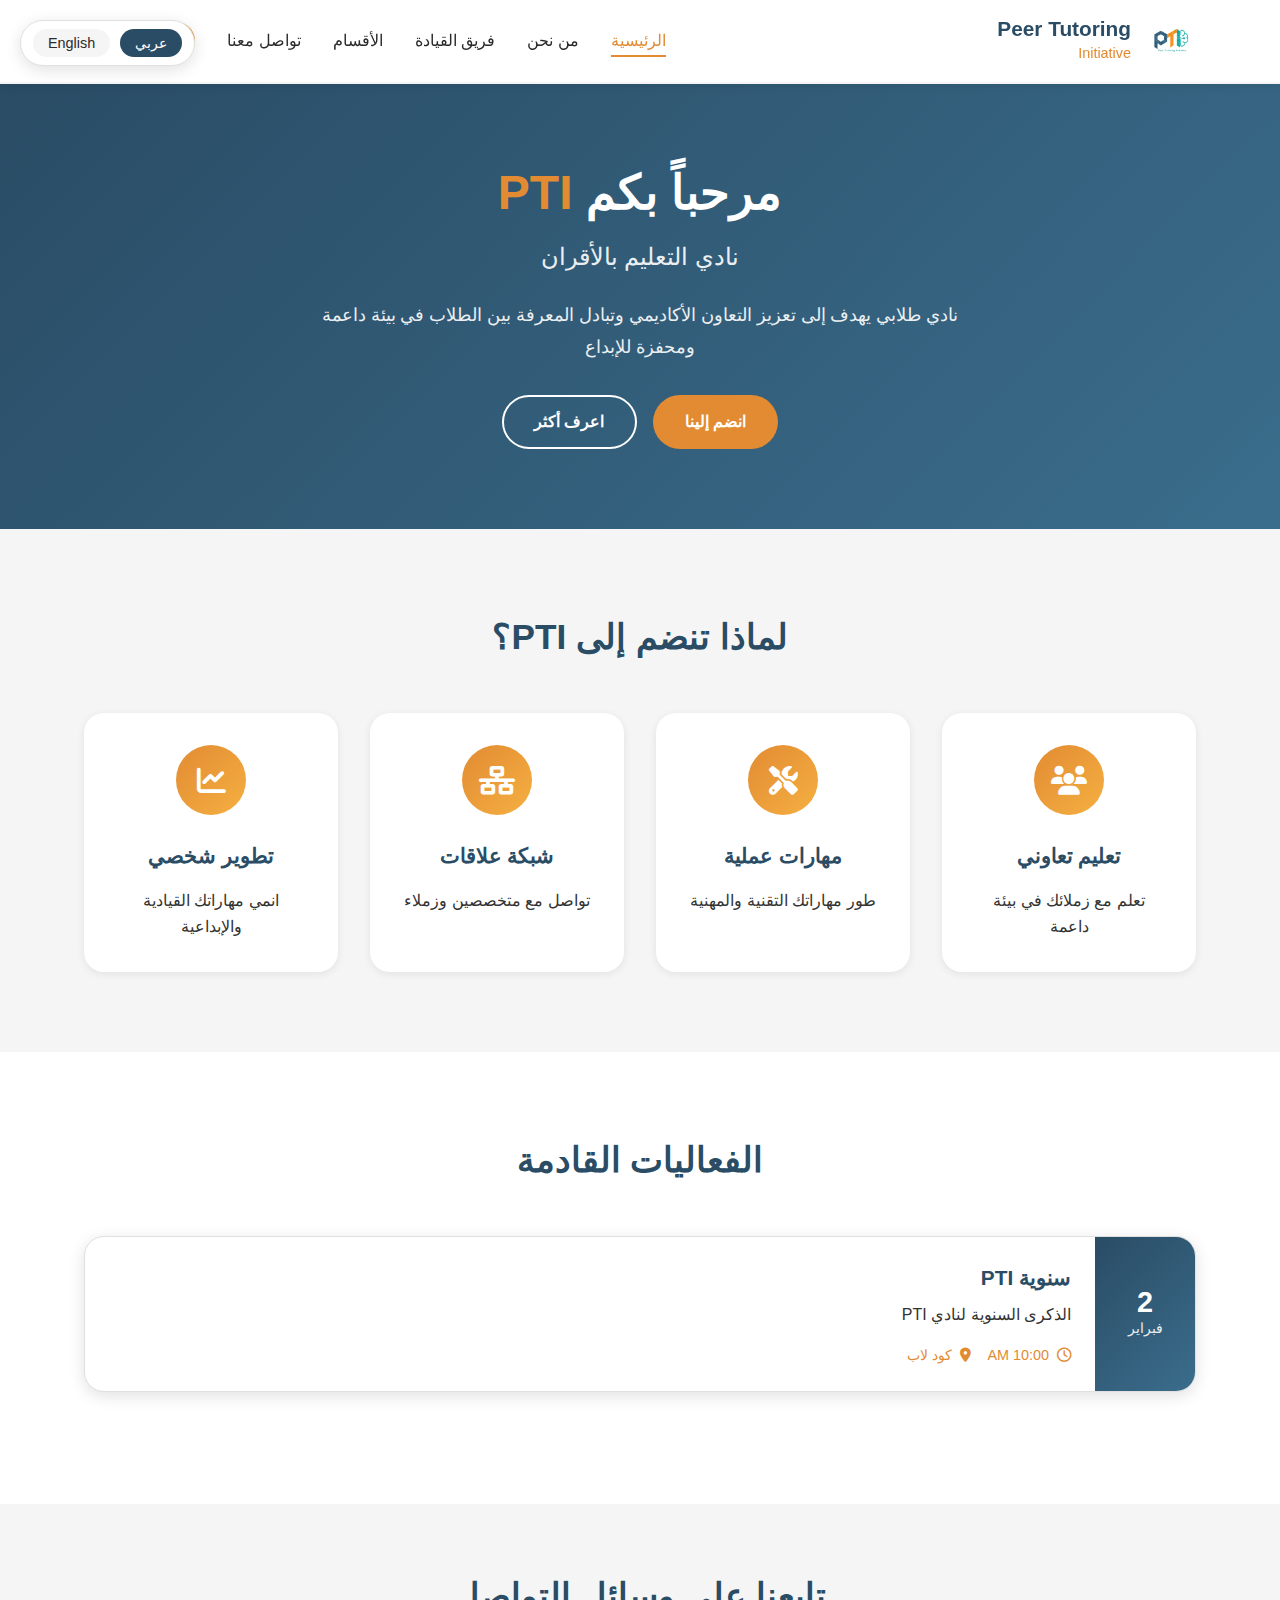
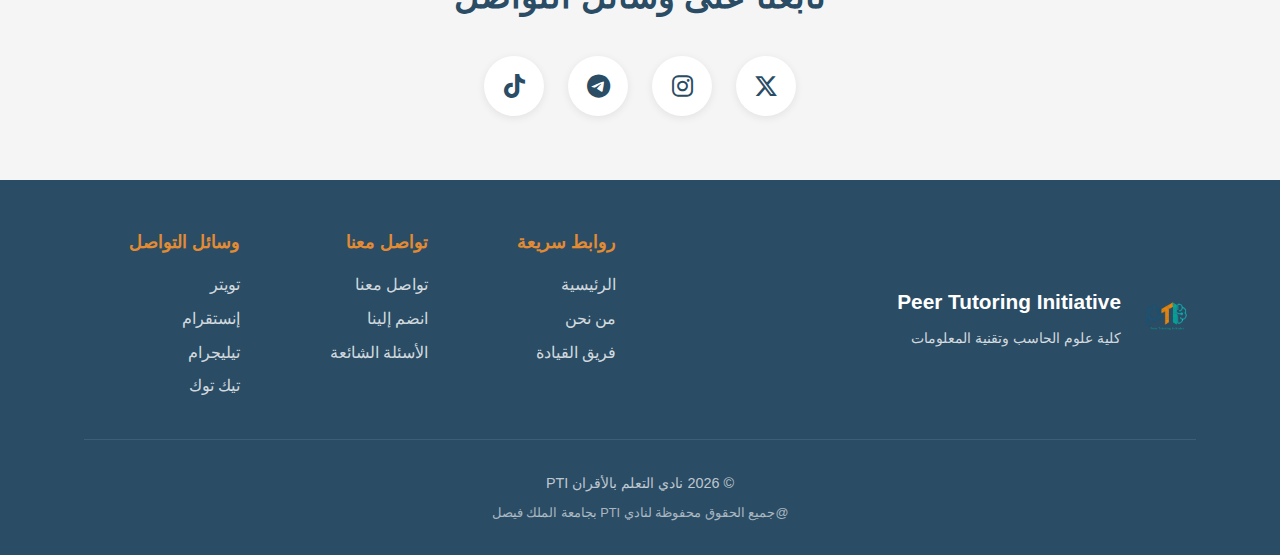
<file: index.html>
<!DOCTYPE html>
<html lang="ar" dir="rtl">
<head>
    <meta charset="UTF-8">
    <meta name="viewport" content="width=device-width, initial-scale=1.0">
    <title data-lang="title.home">PTI - الرئيسية</title>
    <link rel="stylesheet" href="style.css">
    <link rel="stylesheet" href="https://cdnjs.cloudflare.com/ajax/libs/font-awesome/6.4.0/css/all.min.css">
    <link rel="icon" type="image/x-icon" href="images/logo.png">
</head>
<body>
    <!-- زر تغيير اللغة -->
    <div class="language-switcher">
        <button class="lang-btn active" data-lang="ar">عربي</button>
        <button class="lang-btn" data-lang="en">English</button>
    </div>

    <!-- الشريط العلوي -->
    <header class="header">
        <div class="container">
            <nav class="nav">
                <a href="index.html" class="logo">
                    <img src="images/logo.png" alt="شعار نادي PTI">
                    <div class="logo-text">
                        <h1>Peer Tutoring</h1>
                        <p data-lang="nav.initiative">Initiative</p>
                    </div>
                </a>
                
                <button class="menu-toggle" id="menuToggle">
                    <i class="fas fa-bars"></i>
                </button>
                
                <ul class="nav-menu" id="navMenu">
                    <li><a href="index.html" class="active" data-lang="nav.home">الرئيسية</a></li>
                    <li><a href="about.html" data-lang="nav.about">من نحن</a></li>
                    <li><a href="leadership.html" data-lang="nav.leadership">فريق القيادة</a></li>
                    <li><a href="departments.html" data-lang="nav.departments">الأقسام</a></li>
                    <li><a href="contact.html" data-lang="nav.contact">تواصل معنا</a></li>
                    <li><a href="join.html" class="join-btn" data-lang="nav.join">انضم إلينا</a></li>
                </ul>
            </nav>
        </div>
    </header>

    <!-- الهيرو -->
    <section class="hero">
        <div class="container">
            <h1 data-lang="hero.title" >مرحباً بكم <span>PTI</span></h1>
            <h2 data-lang="hero.subtitle">نادي التعليم بالأقران</h2>
            <p data-lang="hero.description">نادي طلابي يهدف إلى تعزيز التعاون الأكاديمي وتبادل المعرفة بين الطلاب في بيئة داعمة ومحفزة للإبداع</p>
            <div class="hero-buttons">
                <a href="join.html" class="btn-primary" data-lang="hero.joinBtn">انضم إلينا</a>
                <a href="about.html" class="btn-secondary" data-lang="hero.learnBtn">اعرف أكثر</a>
            </div>
        </div>
    </section>

    <!-- المزايا -->
    <section class="features">
        <div class="container">
            <h2 data-lang="features.title">لماذا تنضم إلى PTI؟</h2>
            <div class="features-grid">
                <div class="feature-card">
                    <div class="feature-icon">
                        <i class="fas fa-users"></i>
                    </div>
                    <h3 data-lang="features.1.title">تعليم تعاوني</h3>
                    <p data-lang="features.1.desc">تعلم مع زملائك في بيئة داعمة</p>
                </div>
                
                <div class="feature-card">
                    <div class="feature-icon">
                        <i class="fas fa-tools"></i>
                    </div>
                    <h3 data-lang="features.2.title">مهارات عملية</h3>
                    <p data-lang="features.2.desc">طور مهاراتك التقنية والمهنية</p>
                </div>
                
                <div class="feature-card">
                    <div class="feature-icon">
                        <i class="fas fa-network-wired"></i>
                    </div>
                    <h3 data-lang="features.3.title">شبكة علاقات</h3>
                    <p data-lang="features.3.desc">تواصل مع متخصصين وزملاء</p>
                </div>
                
                <div class="feature-card">
                    <div class="feature-icon">
                        <i class="fas fa-chart-line"></i>
                    </div>
                    <h3 data-lang="features.4.title">تطوير شخصي</h3>
                    <p data-lang="features.4.desc">انمي مهاراتك القيادية والإبداعية</p>
                </div>
            </div>
        </div>
    </section>

    <!-- الفعاليات -->
    <section class="events">
        <div class="container">
            <h2 data-lang="events.title">الفعاليات القادمة</h2>
            <div class="events-grid">
                <div class="event-card">
                    <div class="event-date">
                        <span class="day">15</span>
                        <span class="month">مارس</span>
                    </div>
                    <div class="event-content">
                        <h3>سنوية نادي PTI </h3>
                        <p>ورشة تدريبية لتعلم مهارات التدريس</p>
                        <div class="event-meta">
                            <span><i class="far fa-clock"></i> 10:00 AM</span>
                            <span><i class="fas fa-map-marker-alt"></i> كود لاب </span>
                        </div>
                    </div>
                </div>
                
        </div>
    </section>

    <!-- تواصل اجتماعي -->
    <section class="social-section">
        <div class="container">
            <h2 data-lang="social.title">تابعنا على وسائل التواصل</h2>
            <div class="social-icons">
                <a href="https://x.com/ccsit_pti?s=21&t=ycknESRiwMk5be7GGVOdcQ" target="_blank" class="social-icon twitter">
                    <i class="fab fa-x-twitter"></i>
                </a>
                <a href="https://www.instagram.com/ccsit_pti?igsh=eGF0NXhkc2h2cW5y" target="_blank" class="social-icon instagram">
                    <i class="fab fa-instagram"></i>
                </a>
                <a href="https://t.me/ccsitptiii" target="_blank" class="social-icon telegram">
                    <i class="fab fa-telegram"></i>
                </a>
                <a href="https://www.tiktok.com/@ccsit_pti?_r=1&_t=ZS-93NIPgqHj6r" target="_blank" class="social-icon tiktok">
                    <i class="fab fa-tiktok"></i>
                </a>
            </div>
        </div>
    </section>

    <!-- الفوتر -->
    <footer class="footer">
        <div class="container">
            <div class="footer-content">
                <div class="footer-logo">
                    <img src="images/logo.png" alt="شعار PTI">
                    <div class="footer-text">
                        <h3>Peer Tutoring Initiative</h3>
                        <p data-lang="footer.college">كلية علوم الحاسب وتقنية المعلومات</p>
                    </div>
                </div>
                
                <div class="footer-links">
                    <div class="link-group">
                        <h4 data-lang="footer.quickLinks">روابط سريعة</h4>
                        <a href="index.html" data-lang="nav.home">الرئيسية</a>
                        <a href="about.html" data-lang="nav.about">من نحن</a>
                        <a href="leadership.html" data-lang="nav.leadership">فريق القيادة</a>
                    </div>
                    
                    <div class="link-group">
                        <h4 data-lang="footer.contact">تواصل معنا</h4>
                        <a href="contact.html" data-lang="nav.contact">تواصل معنا</a>
                        <a href="join.html" data-lang="nav.join">انضم إلينا</a>
                        <a href="#" data-lang="footer.faq">الأسئلة الشائعة</a>
                    </div>
                    
                    <div class="link-group">
                        <h4 data-lang="footer.social">وسائل التواصل</h4>
                        <a href="https://x.com/ccsit_pti" target="_blank" data-lang="social.twitter">تويتر</a>
                        <a href="https://www.instagram.com/ccsit_pti" target="_blank" data-lang="social.instagram">إنستقرام</a>
                        <a href="https://t.me/ccsitptiii" target="_blank" data-lang="social.telegram">تيليجرام</a>
                        <a href="https://www.tiktok.com/@ccsit_pti" target="_blank" data-lang="social.tiktok">تيك توك</a>
                    </div>
                </div>
            </div>
            
            <div class="footer-bottom">
                <p data-lang="footer.copyright">© 2026 نادي التعلم بالأقران PTI</p>
                <p class="footer-rights">@جميع الحقوق محفوظة لنادي PTI بجامعة الملك فيصل</p>
            </div>
        </div>
    </footer>

    <script src="lang.js"></script>
    <script src="script.js"></script>
</body>
</html>
</file>
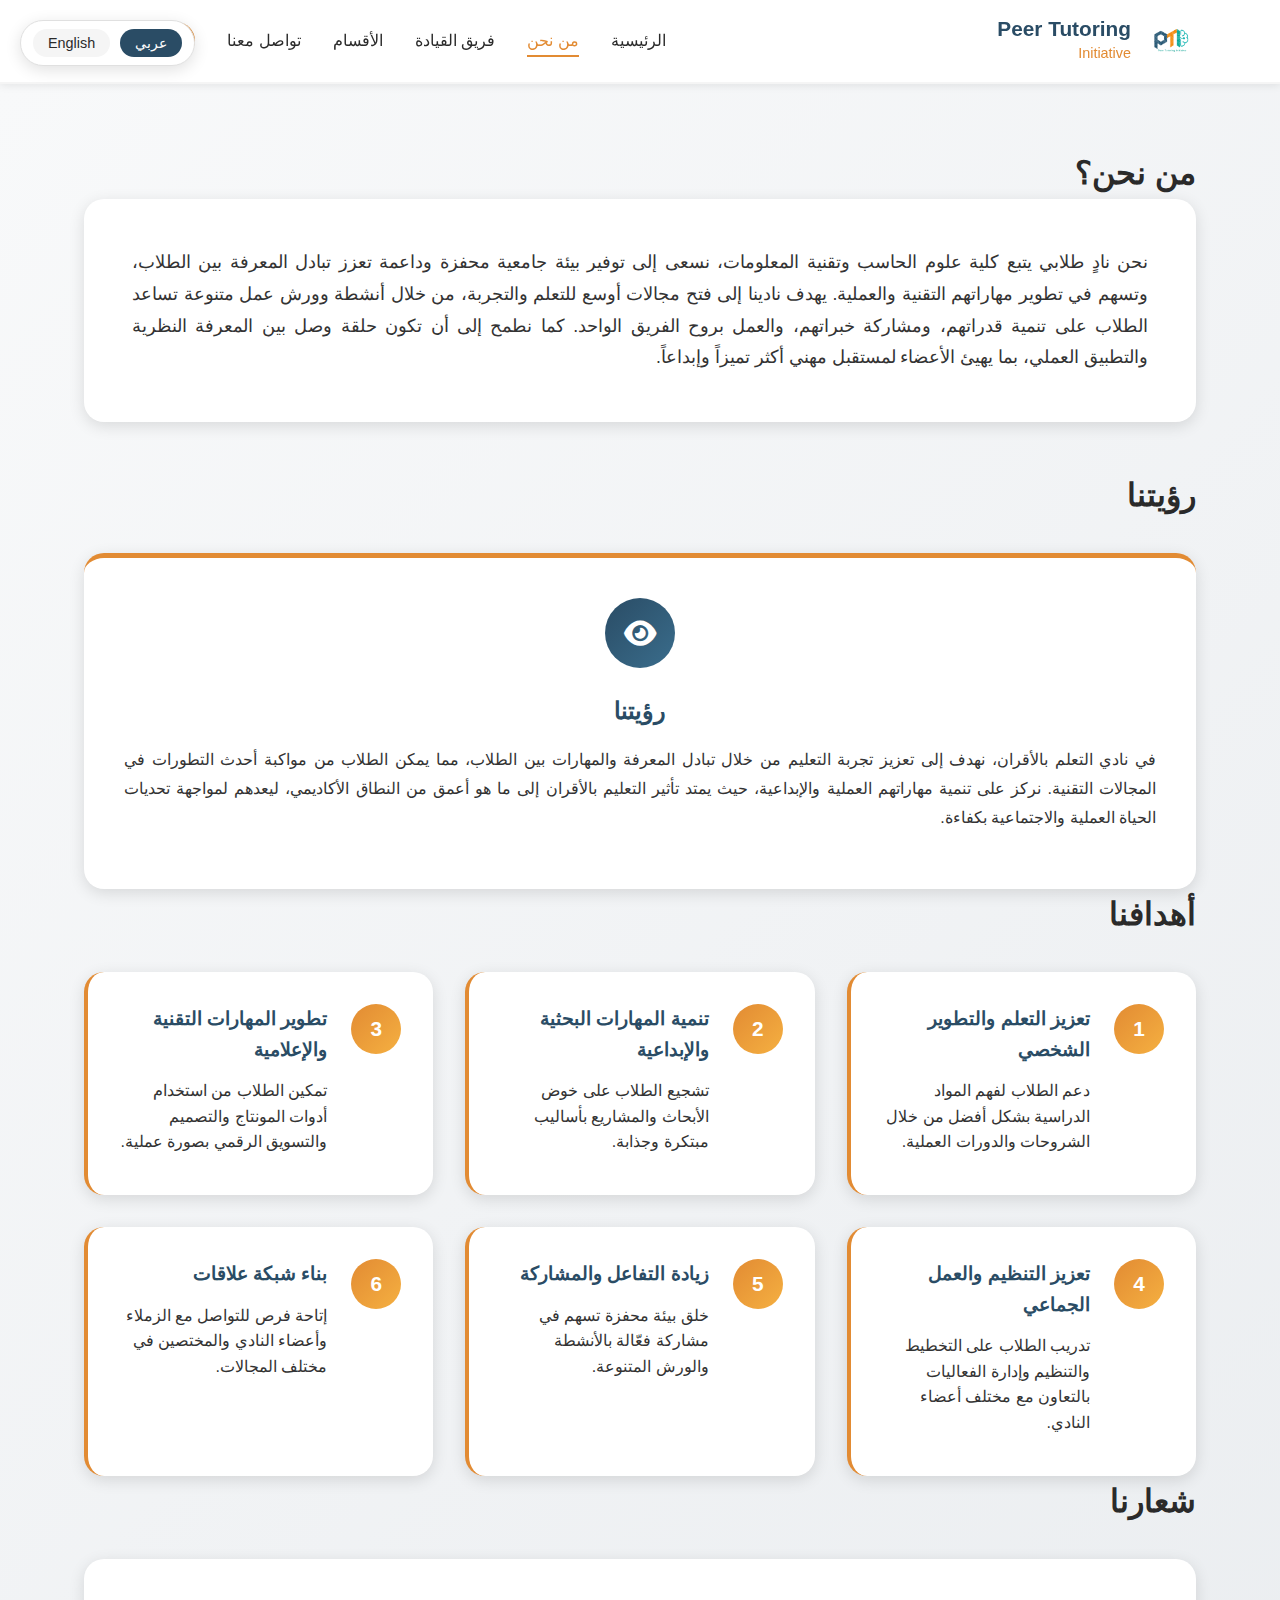
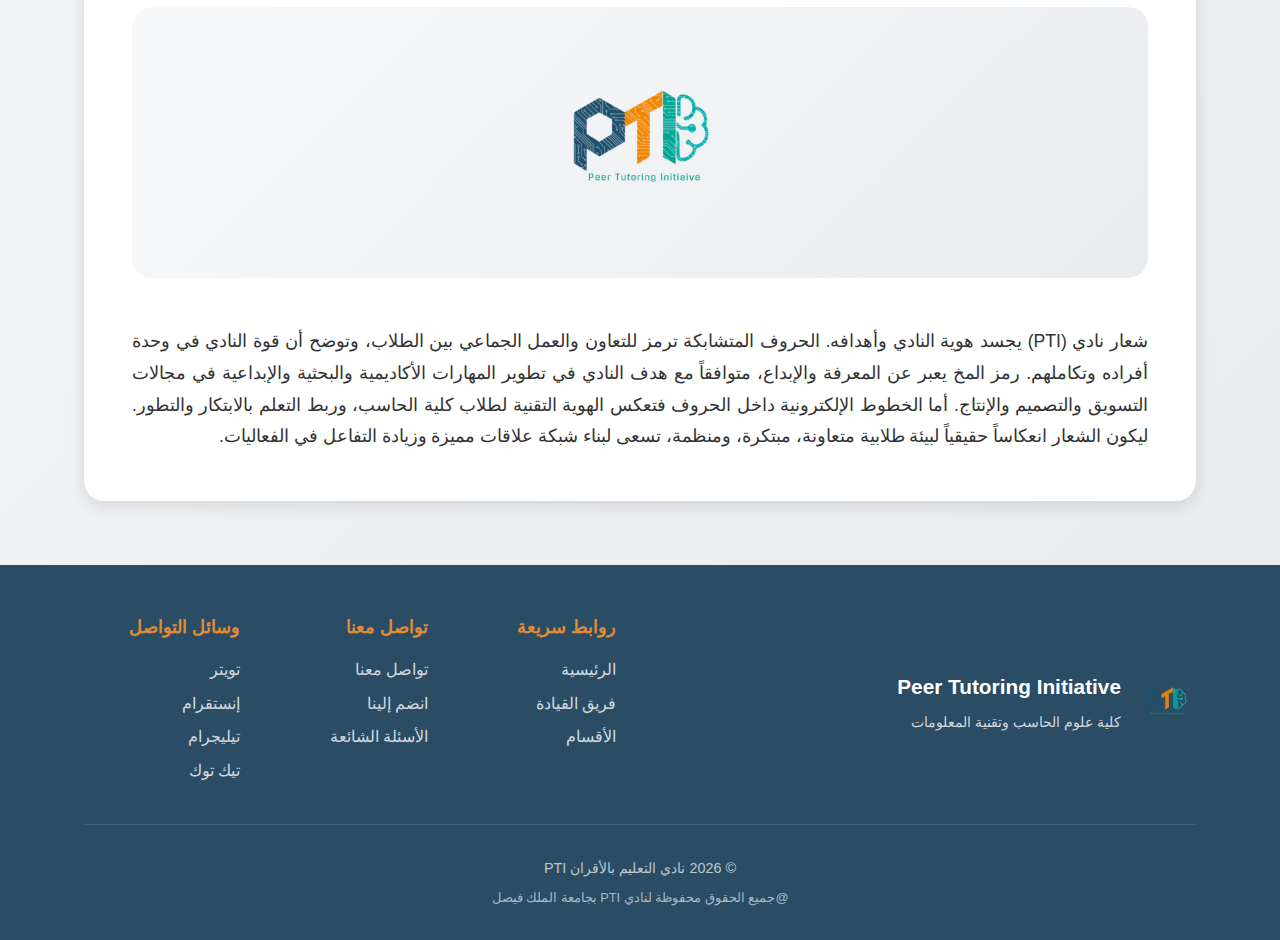
<file: about.html>
<!DOCTYPE html>
<html lang="ar" dir="rtl">
<head>
    <meta charset="UTF-8">
    <meta name="viewport" content="width=device-width, initial-scale=1.0">
    <title data-lang="title.about">من نحن - PTI</title>
    <link rel="stylesheet" href="style.css">
    <link rel="stylesheet" href="https://cdnjs.cloudflare.com/ajax/libs/font-awesome/6.4.0/css/all.min.css">
    <link rel="icon" type="image/x-icon" href="images/logo.png">
</head>
<body>
    <!-- زر تغيير اللغة -->
    <div class="language-switcher">
        <button class="lang-btn active" data-lang="ar">عربي</button>
        <button class="lang-btn" data-lang="en">English</button>
    </div>

    <!-- الشريط العلوي -->
    <header class="header">
        <div class="container">
            <nav class="nav">
                <a href="index.html" class="logo">
                    <img src="images/logo.png" alt="شعار نادي PTI">
                    <div class="logo-text">
                        <h1>Peer Tutoring</h1>
                        <p data-lang="nav.initiative">Initiative</p>
                    </div>
                </a>
                
                <button class="menu-toggle" id="menuToggle">
                    <i class="fas fa-bars"></i>
                </button>
                
                <ul class="nav-menu" id="navMenu">
                    <li><a href="index.html" data-lang="nav.home">الرئيسية</a></li>
                    <li><a href="about.html" class="active" data-lang="nav.about">من نحن</a></li>
                    <li><a href="leadership.html" data-lang="nav.leadership">فريق القيادة</a></li>
                    <li><a href="departments.html" data-lang="nav.departments">الأقسام</a></li>
                    <li><a href="contact.html" data-lang="nav.contact">تواصل معنا</a></li>
                    <li><a href="join.html" class="join-btn" data-lang="nav.join">انضم إلينا</a></li>
                </ul>
            </nav>
        </div>
    </header>

    <!-- صفحة من نحن -->
    <section class="about-page">
        <div class="container">
            <!-- نبذة عن النادي -->
            <div class="about-section">
                <div class="section-header">
                    <h1 data-lang="about.title">من نحن؟</h1>
                </div>
                
                <div class="about-content">
                    <p data-lang="about.description">نحن نادٍ طلابي يتبع كلية علوم الحاسب وتقنية المعلومات، نسعى إلى توفير بيئة جامعية محفزة وداعمة تعزز تبادل المعرفة بين الطلاب، وتسهم في تطوير مهاراتهم التقنية والعملية. يهدف نادينا إلى فتح مجالات أوسع للتعلم والتجربة، من خلال أنشطة وورش عمل متنوعة تساعد الطلاب على تنمية قدراتهم، ومشاركة خبراتهم، والعمل بروح الفريق الواحد. كما نطمح إلى أن تكون حلقة وصل بين المعرفة النظرية والتطبيق العملي، بما يهيئ الأعضاء لمستقبل مهني أكثر تميزاً وإبداعاً.</p>
                </div>
            </div>

            <!-- الرؤية والرسالة -->
            <div class="vision-mission-section">
                <div class="section-header">
                    <h1 data-lang="vision.title">رؤيتنا </h1>
                </div>
                
                <div class="vision-mission-grid">
                    <div class="vision-card">
                        <div class="card-icon">
                            <i class="fas fa-eye"></i>
                        </div>
                        <h3 data-lang="vision.visionTitle">رؤيتنا</h3>
                        <p data-lang="vision.visionText">في نادي التعلم بالأقران، نهدف إلى تعزيز تجربة التعليم من خلال تبادل المعرفة والمهارات بين الطلاب، مما يمكن الطلاب من مواكبة أحدث التطورات في المجالات التقنية. نركز على تنمية مهاراتهم العملية والإبداعية، حيث يمتد تأثير التعليم بالأقران إلى ما هو أعمق من النطاق الأكاديمي، ليعدهم لمواجهة تحديات الحياة العملية والاجتماعية بكفاءة.</p>
                    </div>
                    
                </div>
            </div>

            <!-- الأهداف -->
            <div class="objectives-section">
                <div class="section-header">
                    <h1 data-lang="objectives.title">أهدافنا</h1>
                </div>
                
                <div class="objectives-grid">
                    <div class="objective-card">
                        <div class="objective-number">1</div>
                        <div class="objective-content">
                            <h3 data-lang="objectives.1.title">تعزيز التعلم والتطوير الشخصي</h3>
                            <p data-lang="objectives.1.description">دعم الطلاب لفهم المواد الدراسية بشكل أفضل من خلال الشروحات والدورات العملية.</p>
                        </div>
                    </div>
                    
                    <div class="objective-card">
                        <div class="objective-number">2</div>
                        <div class="objective-content">
                            <h3 data-lang="objectives.2.title">تنمية المهارات البحثية والإبداعية</h3>
                            <p data-lang="objectives.2.description">تشجيع الطلاب على خوض الأبحاث والمشاريع بأساليب مبتكرة وجذابة.</p>
                        </div>
                    </div>
                    
                    <div class="objective-card">
                        <div class="objective-number">3</div>
                        <div class="objective-content">
                            <h3 data-lang="objectives.3.title">تطوير المهارات التقنية والإعلامية</h3>
                            <p data-lang="objectives.3.description">تمكين الطلاب من استخدام أدوات المونتاج والتصميم والتسويق الرقمي بصورة عملية.</p>
                        </div>
                    </div>
                    
                    <div class="objective-card">
                        <div class="objective-number">4</div>
                        <div class="objective-content">
                            <h3 data-lang="objectives.4.title">تعزيز التنظيم والعمل الجماعي</h3>
                            <p data-lang="objectives.4.description">تدريب الطلاب على التخطيط والتنظيم وإدارة الفعاليات بالتعاون مع مختلف أعضاء النادي.</p>
                        </div>
                    </div>
                    
                    <div class="objective-card">
                        <div class="objective-number">5</div>
                        <div class="objective-content">
                            <h3 data-lang="objectives.5.title">زيادة التفاعل والمشاركة</h3>
                            <p data-lang="objectives.5.description">خلق بيئة محفزة تسهم في مشاركة فعّالة بالأنشطة والورش المتنوعة.</p>
                        </div>
                    </div>
                    
                    <div class="objective-card">
                        <div class="objective-number">6</div>
                        <div class="objective-content">
                            <h3 data-lang="objectives.6.title">بناء شبكة علاقات</h3>
                            <p data-lang="objectives.6.description">إتاحة فرص للتواصل مع الزملاء وأعضاء النادي والمختصين في مختلف المجالات.</p>
                        </div>
                    </div>
                </div>
            </div>

            <!-- شعار النادي -->
            <div class="logo-concept-section">
                <div class="section-header">
                    <h1 data-lang="logo.title">شعارنا</h1>
                </div>
                
                <div class="logo-concept">
                    <div class="logo-display">
                        <img src="images/logo.png" alt="شعار نادي PTI" class="logo-image">
                    </div>
                    
                    <div class="logo-description">
                        <p data-lang="logo.description">شعار نادي (PTI)
يجسد هوية النادي وأهدافه. الحروف المتشابكة ترمز للتعاون والعمل الجماعي بين الطلاب، وتوضح أن قوة النادي في وحدة أفراده وتكاملهم. رمز المخ يعبر عن المعرفة والإبداع، متوافقاً مع هدف النادي في تطوير المهارات الأكاديمية والبحثية والإبداعية في مجالات التسويق والتصميم والإنتاج. أما الخطوط الإلكترونية داخل الحروف فتعكس الهوية التقنية لطلاب كلية الحاسب، وربط التعلم بالابتكار والتطور. ليكون الشعار انعكاساً حقيقياً لبيئة طلابية متعاونة، مبتكرة، ومنظمة، تسعى لبناء شبكة علاقات مميزة وزيادة التفاعل في الفعاليات.  </p>
                    </div>
                </div>
            </div>
        </div>
    </section>

    <!-- الفوتر -->
    <footer class="footer">
        <div class="container">
            <div class="footer-content">
                <div class="footer-logo">
                    <img src="images/logo.png" alt="شعار PTI">
                    <div class="footer-text">
                        <h3>Peer Tutoring Initiative</h3>
                        <p data-lang="footer.college">كلية علوم الحاسب وتقنية المعلومات</p>
                    </div>
                </div>
                
                <div class="footer-links">
                    <div class="link-group">
                        <h4 data-lang="footer.quickLinks">روابط سريعة</h4>
                        <a href="index.html" data-lang="nav.home">الرئيسية</a>
                        <a href="leadership.html" data-lang="nav.leadership">فريق القيادة</a>
                        <a href="departments.html" data-lang="nav.departments">الأقسام</a>
                    </div>
                    
                    <div class="link-group">
                        <h4 data-lang="footer.contact">تواصل معنا</h4>
                        <a href="contact.html" data-lang="nav.contact">تواصل معنا</a>
                        <a href="join.html" data-lang="nav.join">انضم إلينا</a>
                        <a href="#" data-lang="footer.faq">الأسئلة الشائعة</a>
                    </div>
                    
                    <div class="link-group">
                        <h4 data-lang="footer.social">وسائل التواصل</h4>
                        <a href="https://x.com/ccsit_pti" target="_blank" data-lang="social.twitter">تويتر</a>
                        <a href="https://www.instagram.com/ccsit_pti" target="_blank" data-lang="social.instagram">إنستقرام</a>
                        <a href="https://t.me/ccsitptiii" target="_blank" data-lang="social.telegram">تيليجرام</a>
                        <a href="https://www.tiktok.com/@ccsit_pti" target="_blank" data-lang="social.tiktok">تيك توك</a>
                    </div>
                </div>
            </div>
            
            <div class="footer-bottom">
                <p data-lang="footer.copyright">© 2026 نادي التعليم بالأقران PTI</p>
                <p class="footer-rights">@جميع الحقوق محفوظة لنادي PTI بجامعة الملك فيصل</p>
            </div>
        </div>
    </footer>

    <script src="lang.js"></script>
    <script src="script.js"></script>
</body>
</html>
</file>
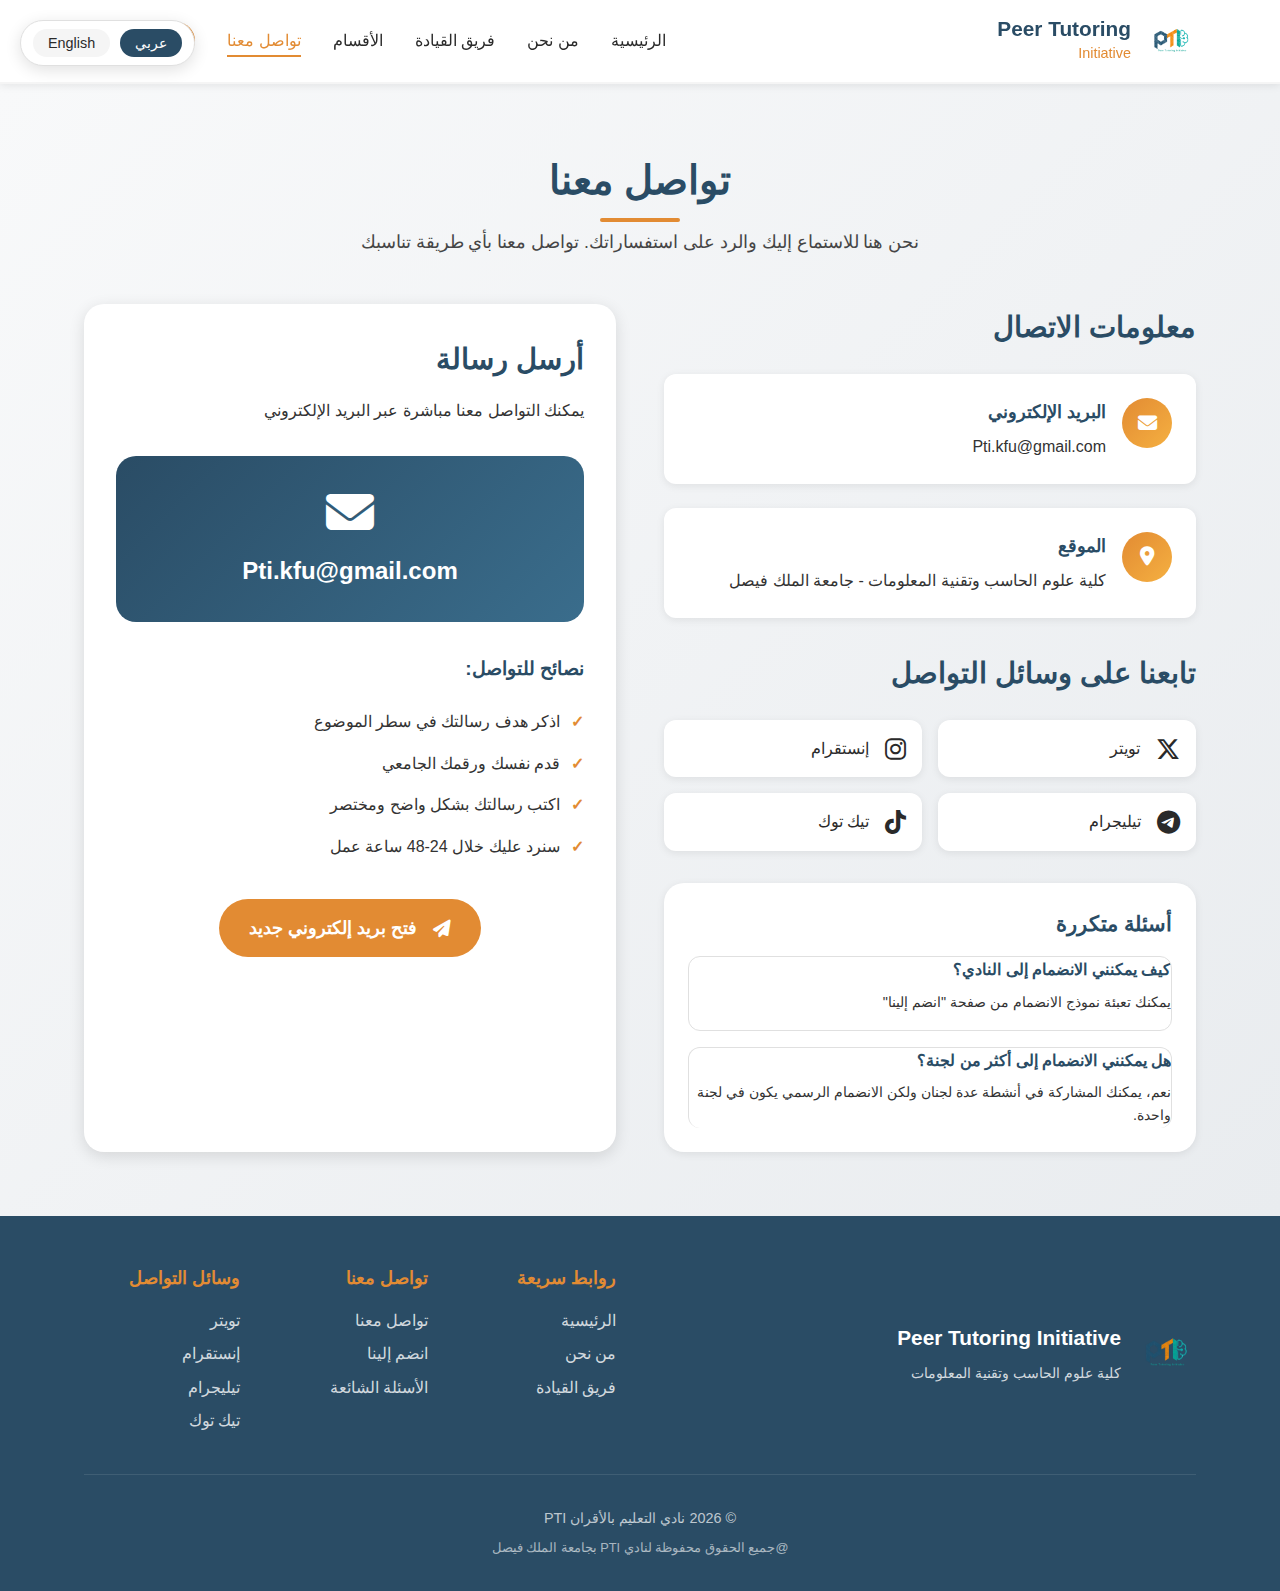
<file: contact.html>
<!DOCTYPE html>
<html lang="ar" dir="rtl">
<head>
    <meta charset="UTF-8">
    <meta name="viewport" content="width=device-width, initial-scale=1.0">
    <title data-lang="title.contact">تواصل معنا - PTI</title>
    <link rel="stylesheet" href="style.css">
    <link rel="stylesheet" href="https://cdnjs.cloudflare.com/ajax/libs/font-awesome/6.4.0/css/all.min.css">
    <link rel="icon" type="image/x-icon" href="images/logo.png">
</head>
<body>
    <!-- زر تغيير اللغة -->
    <div class="language-switcher">
        <button class="lang-btn active" data-lang="ar">عربي</button>
        <button class="lang-btn" data-lang="en">English</button>
    </div>

    <!-- الشريط العلوي -->
    <header class="header">
        <div class="container">
            <nav class="nav">
                <a href="index.html" class="logo">
                    <img src="images/logo.png" alt="شعار نادي PTI">
                    <div class="logo-text">
                        <h1>Peer Tutoring</h1>
                        <p data-lang="nav.initiative">Initiative</p>
                    </div>
                </a>
                
                <button class="menu-toggle" id="menuToggle">
                    <i class="fas fa-bars"></i>
                </button>
                
                <ul class="nav-menu" id="navMenu">
                    <li><a href="index.html" data-lang="nav.home">الرئيسية</a></li>
                    <li><a href="about.html" data-lang="nav.about">من نحن</a></li>
                    <li><a href="leadership.html" data-lang="nav.leadership">فريق القيادة</a></li>
                    <li><a href="departments.html" data-lang="nav.departments">الأقسام</a></li>
                    <li><a href="contact.html" class="active" data-lang="nav.contact">تواصل معنا</a></li>
                    <li><a href="join.html" class="join-btn" data-lang="nav.join">انضم إلينا</a></li>
                </ul>
            </nav>
        </div>
    </header>

    <!-- صفحة تواصل معنا -->
    <section class="contact-page">
        <div class="container">
            <div class="page-header">
                <h1 data-lang="contact.title">تواصل معنا</h1>
                <p data-lang="contact.subtitle">نحن هنا للاستماع إليك والرد على استفساراتك. تواصل معنا بأي طريقة تناسبك</p>
            </div>

            <div class="contact-content">
                <!-- معلومات الاتصال -->
                <div class="contact-info-section">
                    <h2>معلومات الاتصال</h2>
                    
                    <div class="contact-methods">
                        <div class="contact-method">
                            <div class="method-icon">
                                <i class="fas fa-envelope"></i>
                            </div>
                            <div class="method-content">
                                <h3 data-lang="contact.email">البريد الإلكتروني</h3>
                                <p>Pti.kfu@gmail.com</p>
                            </div>
                        </div>
                        
                        <div class="contact-method">
                            <div class="method-icon">
                                <i class="fas fa-map-marker-alt"></i>
                            </div>
                            <div class="method-content">
                                <h3 data-lang="contact.location">الموقع</h3>
                                <p data-lang="contact.locationText">كلية علوم الحاسب وتقنية المعلومات - جامعة الملك فيصل</p>
                            </div>
                        </div>
                    </div>

                    <!-- روابط التواصل الاجتماعي -->
                    <div class="social-media-section">
                        <h2 data-lang="contact.socialMedia">تابعنا على وسائل التواصل</h2>
                        <div class="social-buttons">
                            <a href="https://x.com/ccsit_pti?s=21&t=ycknESRiwMk5be7GGVOdcQ" target="_blank" class="social-button twitter">
                                <i class="fab fa-x-twitter"></i>
                                <span>تويتر</span>
                            </a>
                            
                            <a href="https://www.instagram.com/ccsit_pti?igsh=eGF0NXhkc2h2cW5y" target="_blank" class="social-button instagram">
                                <i class="fab fa-instagram"></i>
                                <span>إنستقرام</span>
                            </a>
                            
                            <a href="https://t.me/ccsitptiii" target="_blank" class="social-button telegram">
                                <i class="fab fa-telegram"></i>
                                <span>تيليجرام</span>
                            </a>
                            
                            <a href="https://www.tiktok.com/@ccsit_pti?_r=1&_t=ZS-93NIPgqHj6r" target="_blank" class="social-button tiktok">
                                <i class="fab fa-tiktok"></i>
                                <span>تيك توك</span>
                            </a>
                        </div>
                    </div>

                    <!-- الأسئلة الشائعة -->
                    <div class="faq-preview">
                        <h2>أسئلة متكررة</h2>
                        <div class="faq-item">
                            <h3>كيف يمكنني الانضمام إلى النادي؟</h3>
                            <p>يمكنك تعبئة نموذج الانضمام من صفحة "انضم إلينا"</p>
                        </div>
                        <div class="faq-item">
                            <h3>هل يمكنني الانضمام إلى أكثر من لجنة؟</h3>
                            <p>نعم، يمكنك المشاركة في أنشطة عدة لجنان ولكن الانضمام الرسمي يكون في لجنة واحدة.</p>
                        </div>
                    </div>
                </div>

                <!-- معلومات البريد الإلكتروني -->
                <div class="email-section">
                    <h2>أرسل رسالة</h2>
                    <p class="form-subtitle">يمكنك التواصل معنا مباشرة عبر البريد الإلكتروني</p>
                    
                    <div class="email-box">
                        <div class="email-address">
                            <i class="fas fa-envelope"></i>
                            <h3>Pti.kfu@gmail.com</h3>
                        </div>
                        
                        <div class="email-instructions">
                            <h4>نصائح للتواصل:</h4>
                            <ul>
                                <li>اذكر هدف رسالتك في سطر الموضوع</li>
                                <li>قدم نفسك ورقمك الجامعي</li>
                                <li>اكتب رسالتك بشكل واضح ومختصر</li>
                                <li>سنرد عليك خلال 24-48 ساعة عمل</li>
                            </ul>
                        </div>
                        
                        <a href="mailto:Pti.kfu@gmail.com" class="btn-email">
                            <i class="fas fa-paper-plane"></i>
                            <span>فتح بريد إلكتروني جديد</span>
                        </a>
                    </div>
                </div>
            </div>
        </div>
    </section>

    <!-- الفوتر -->
    <footer class="footer">
        <div class="container">
            <div class="footer-content">
                <div class="footer-logo">
                    <img src="images/logo.png" alt="شعار PTI">
                    <div class="footer-text">
                        <h3>Peer Tutoring Initiative</h3>
                        <p data-lang="footer.college">كلية علوم الحاسب وتقنية المعلومات</p>
                    </div>
                </div>
                
                <div class="footer-links">
                    <div class="link-group">
                        <h4 data-lang="footer.quickLinks">روابط سريعة</h4>
                        <a href="index.html" data-lang="nav.home">الرئيسية</a>
                        <a href="about.html" data-lang="nav.about">من نحن</a>
                        <a href="leadership.html" data-lang="nav.leadership">فريق القيادة</a>
                    </div>
                    
                    <div class="link-group">
                        <h4 data-lang="footer.contact">تواصل معنا</h4>
                        <a href="contact.html" data-lang="nav.contact">تواصل معنا</a>
                        <a href="join.html" data-lang="nav.join">انضم إلينا</a>
                        <a href="#" data-lang="footer.faq">الأسئلة الشائعة</a>
                    </div>
                    
                    <div class="link-group">
                        <h4 data-lang="footer.social">وسائل التواصل</h4>
                        <a href="https://x.com/ccsit_pti" target="_blank" data-lang="social.twitter">تويتر</a>
                        <a href="https://www.instagram.com/ccsit_pti" target="_blank" data-lang="social.instagram">إنستقرام</a>
                        <a href="https://t.me/ccsitptiii" target="_blank" data-lang="social.telegram">تيليجرام</a>
                        <a href="https://www.tiktok.com/@ccsit_pti" target="_blank" data-lang="social.tiktok">تيك توك</a>
                    </div>
                </div>
            </div>
            
            <div class="footer-bottom">
                <p data-lang="footer.copyright">© 2026 نادي التعليم بالأقران PTI</p>
                <p class="footer-rights">@جميع الحقوق محفوظة لنادي PTI بجامعة الملك فيصل</p>
            </div>
        </div>
    </footer>

    <script src="lang.js"></script>
    <script src="script.js"></script>
</body>
</html>
</file>
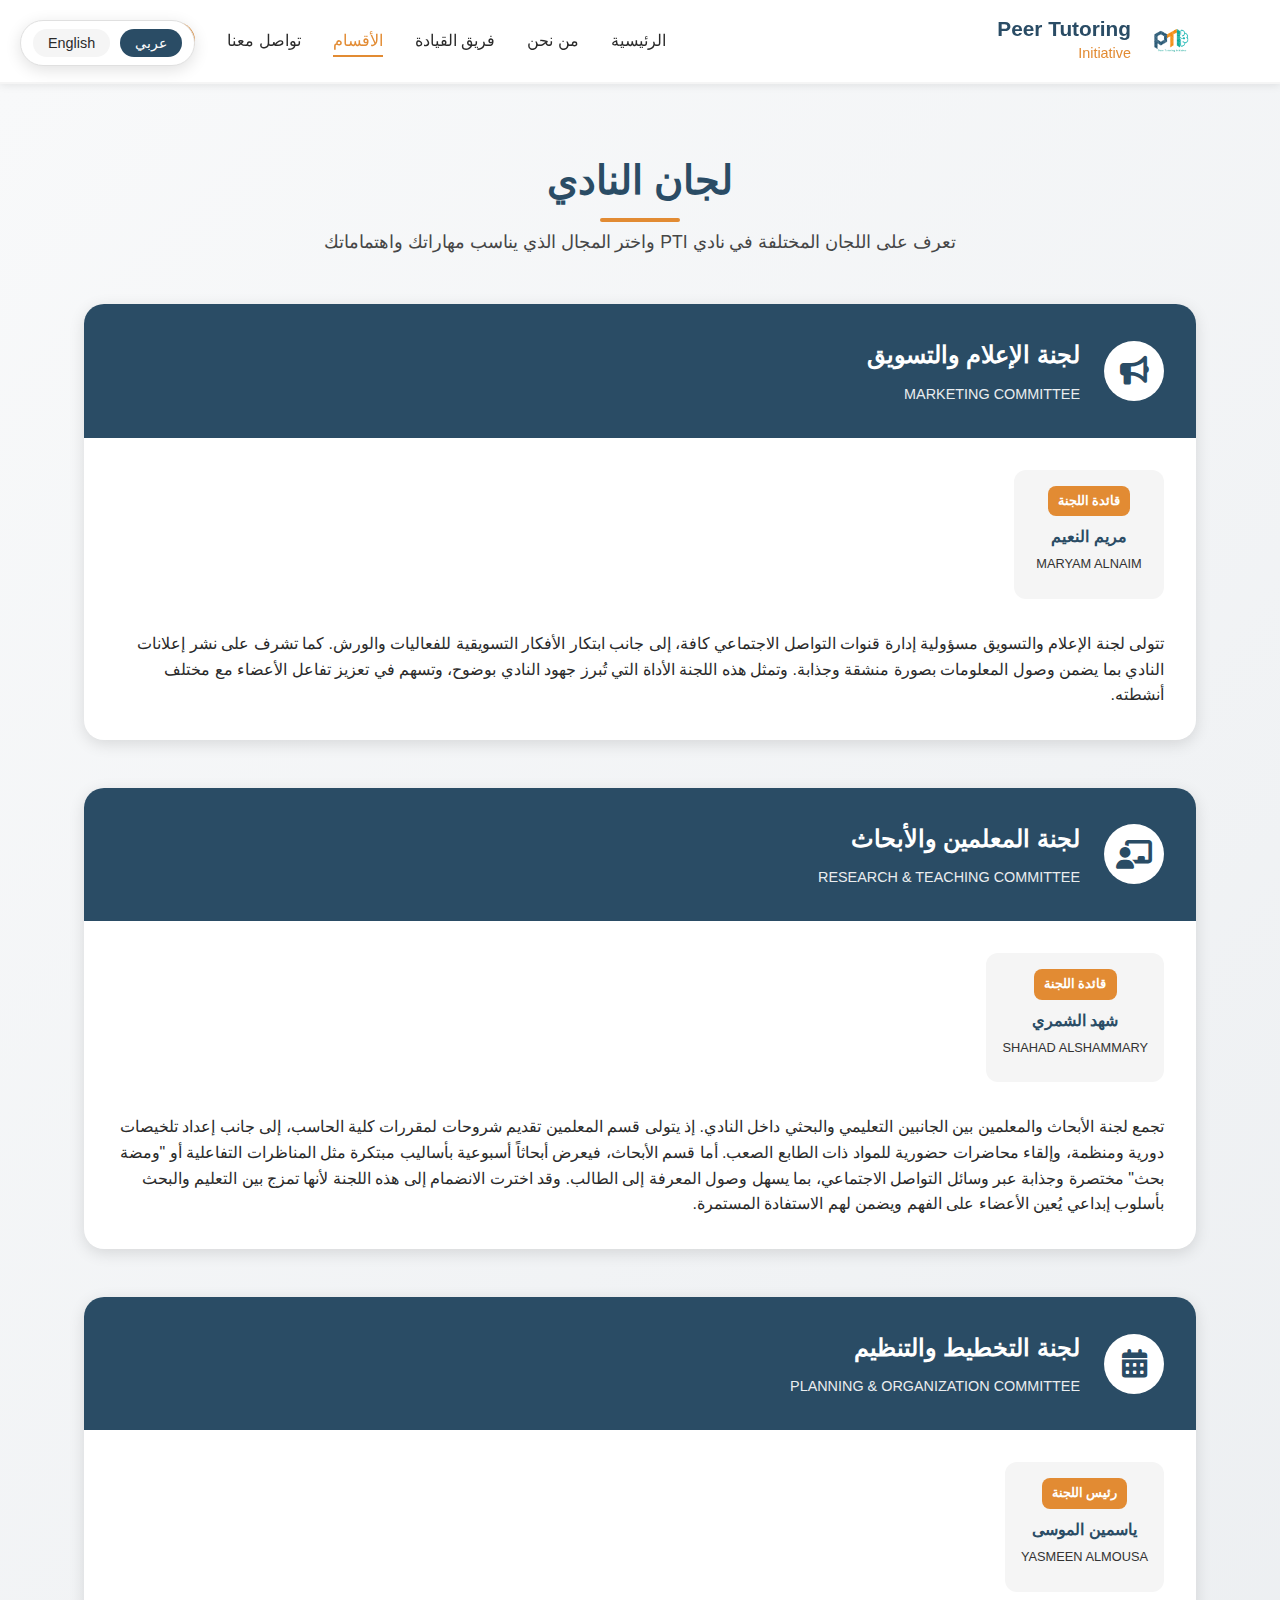
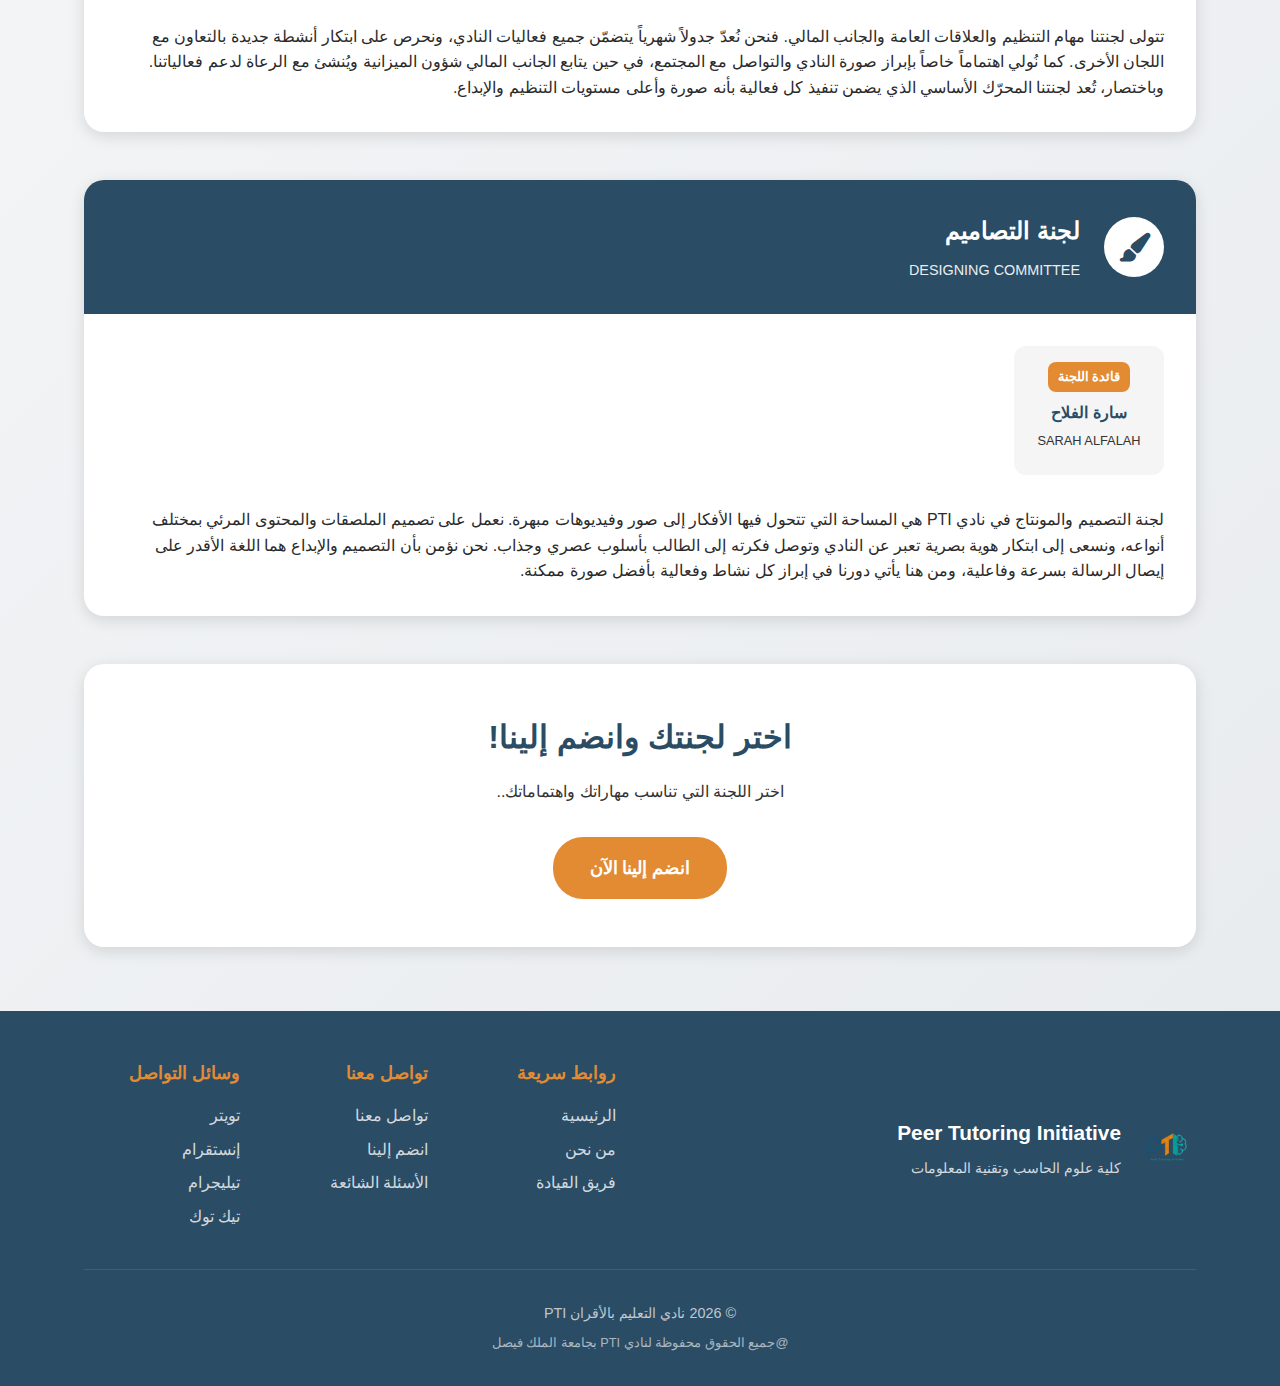
<file: departments.html>
<!DOCTYPE html>
<html lang="ar" dir="rtl">
<head>
    <meta charset="UTF-8">
    <meta name="viewport" content="width=device-width, initial-scale=1.0">
    <title data-lang="title.departments">الأقسام - PTI</title>
    <link rel="stylesheet" href="style.css">
    <link rel="stylesheet" href="https://cdnjs.cloudflare.com/ajax/libs/font-awesome/6.4.0/css/all.min.css">
    <link rel="icon" type="image/x-icon" href="images/logo.png">
</head>
<body>
    <!-- زر تغيير اللغة -->
    <div class="language-switcher">
        <button class="lang-btn active" data-lang="ar">عربي</button>
        <button class="lang-btn" data-lang="en">English</button>
    </div>

    <!-- الشريط العلوي -->
    <header class="header">
        <div class="container">
            <nav class="nav">
                <a href="index.html" class="logo">
                    <img src="images/logo.png" alt="شعار نادي PTI">
                    <div class="logo-text">
                        <h1>Peer Tutoring</h1>
                        <p data-lang="nav.initiative">Initiative</p>
                    </div>
                </a>
                
                <button class="menu-toggle" id="menuToggle">
                    <i class="fas fa-bars"></i>
                </button>
                
                <ul class="nav-menu" id="navMenu">
                    <li><a href="index.html" data-lang="nav.home">الرئيسية</a></li>
                    <li><a href="about.html" data-lang="nav.about">من نحن</a></li>
                    <li><a href="leadership.html" data-lang="nav.leadership">فريق القيادة</a></li>
                    <li><a href="departments.html" class="active" data-lang="nav.departments">الأقسام</a></li>
                    <li><a href="contact.html" data-lang="nav.contact">تواصل معنا</a></li>
                    <li><a href="join.html" class="join-btn" data-lang="nav.join">انضم إلينا</a></li>
                </ul>
            </nav>
        </div>
    </header>

    <!-- صفحة الأقسام -->
    <section class="departments-page">
        <div class="container">
            <div class="page-header">
                <h1 data-lang="departments.title">لجان النادي</h1>
                <p data-lang="departments.subtitle">تعرف على اللجان المختلفة في نادي PTI واختر المجال الذي يناسب مهاراتك واهتماماتك</p>
            </div>

            <!-- لجنة الإعلام والتسويق -->
            <div class="department-section" id="marketing">
                <div class="department-card">
                    <div class="department-header marketing-header">
                        <div class="department-icon">
                            <i class="fas fa-bullhorn"></i>
                        </div>
                        <div class="department-title">
                            <h3>لجنة الإعلام والتسويق</h3>
                            <p class="department-en">MARKETING COMMITTEE</p>
                        </div>
                    </div>
                    
                    <div class="department-content">
                        <div class="department-leaders">
                            <div class="leader-info-card">
                                <div class="leader-badge-small">قائدة اللجنة</div>
                                <h4>مريم النعيم</h4>
                                <p class="leader-en">MARYAM ALNAIM</p>
                            </div>
                        </div>
                        
                        <div class="department-description">
                        </pre>
                        تتولى لجنة الإعلام والتسويق مسؤولية إدارة قنوات التواصل الاجتماعي كافة، إلى جانب ابتكار الأفكار التسويقية للفعاليات والورش. كما تشرف على نشر إعلانات النادي بما يضمن وصول المعلومات بصورة منشقة وجذابة. وتمثل هذه اللجنة الأداة التي تُبرز جهود النادي بوضوح، وتسهم في تعزيز تفاعل الأعضاء مع مختلف أنشطته.



                        </pre>
                        </div>
                        
                       
                    </div>
                </div>
            </div>

            <!-- لجنة المعلمين والأبحاث -->
            <div class="department-section" id="research">
                <div class="department-card">
                    <div class="department-header research-header">
                        <div class="department-icon">
                            <i class="fas fa-chalkboard-teacher"></i>
                        </div>
                        <div class="department-title">
                            <h3>لجنة المعلمين والأبحاث</h3>
                            <p class="department-en">RESEARCH & TEACHING COMMITTEE</p>
                        </div>
                    </div>
                    
                    <div class="department-content">
                        <div class="department-leaders">
                            <div class="leader-info-card">
                                <div class="leader-badge-small">قائدة اللجنة</div>

                                <h4>شهد الشمري</h4>
                                <p class="leader-en">SHAHAD ALSHAMMARY</p>
                            </div>
                        </div>
                        
                        <div class="department-description">
                          </pre>
                          تجمع لجنة الأبحاث والمعلمين بين الجانبين التعليمي والبحثي داخل النادي. إذ يتولى قسم المعلمين تقديم شروحات لمقررات كلية الحاسب، إلى جانب إعداد تلخيصات دورية ومنظمة، وإلقاء محاضرات حضورية للمواد ذات الطابع الصعب. أما قسم الأبحاث، فيعرض أبحاثاً أسبوعية بأساليب مبتكرة مثل المناظرات التفاعلية أو "ومضة بحث" مختصرة وجذابة عبر وسائل التواصل الاجتماعي، بما يسهل وصول المعرفة إلى الطالب. وقد اخترت الانضمام إلى هذه اللجنة لأنها تمزج بين التعليم والبحث بأسلوب إبداعي يُعين الأعضاء على الفهم ويضمن لهم الاستفادة المستمرة.



                          </pre>
                        </div>
                        

                    </div>
                </div>
            </div>

            <!-- لجنة التخطيط والتنظيم -->
            <div class="department-section" id="planning">
                <div class="department-card">
                    <div class="department-header planning-header">
                        <div class="department-icon">
                            <i class="fas fa-calendar-alt"></i>
                        </div>
                        <div class="department-title">
                            <h3>لجنة التخطيط والتنظيم</h3>
                            <p class="department-en">PLANNING & ORGANIZATION COMMITTEE</p>
                        </div>
                    </div>
                    
                    <div class="department-content">
                        <div class="department-leaders">
                            <div class="leader-info-card">
                                <div class="leader-badge-small">رئيس اللجنة</div>

                                <h4>ياسمين الموسى</h4>
                                <p class="leader-en">YASMEEN ALMOUSA</p>
                            </div>
                        </div>
                        
                        <div class="department-description">
                             </pre>
                             
تتولى لجنتنا مهام التنظيم والعلاقات العامة والجانب المالي. فنحن نُعدّ جدولاً شهرياً يتضمّن جميع فعاليات النادي، ونحرص على ابتكار أنشطة جديدة بالتعاون مع اللجان الأخرى. كما نُولي اهتماماً خاصاً بإبراز صورة النادي والتواصل مع المجتمع، في حين يتابع الجانب المالي شؤون الميزانية ويُنشئ مع الرعاة لدعم فعالياتنا. وباختصار، تُعد لجنتنا المحرّك الأساسي الذي يضمن تنفيذ كل فعالية بأنه صورة وأعلى مستويات التنظيم والإبداع.

                            </pre>
                        </div>
                        
                        
                    </div>
                </div>
            </div>

            <!-- لجنة التصاميم -->
            <div class="department-section" id="design">
                <div class="department-card">
                    <div class="department-header design-header">
                        <div class="department-icon">
                            <i class="fas fa-paint-brush"></i>
                        </div>
                        <div class="department-title">
                            <h3>لجنة التصاميم</h3>
                            <p class="department-en">DESIGNING COMMITTEE</p>
                        </div>
                    </div>
                    
                    <div class="department-content">
                        <div class="department-leaders">
                            <div class="leader-info-card">
                                <div class="leader-badge-small">قائدة اللجنة</div>
                                <h4>سارة الفلاح</h4>
                                <p class="leader-en">SARAH ALFALAH</p>

                            </div>
                        </div>
                        
                        <div class="department-description">
                        </pre>
                        
لجنة التصميم والمونتاج في نادي PTI هي المساحة التي تتحول فيها الأفكار إلى صور وفيديوهات مبهرة. نعمل على تصميم الملصقات والمحتوى المرئي بمختلف أنواعه، ونسعى إلى ابتكار هوية بصرية تعبر عن النادي وتوصل فكرته إلى الطالب بأسلوب عصري وجذاب. نحن نؤمن بأن التصميم والإبداع هما اللغة الأقدر على إيصال الرسالة بسرعة وفاعلية، ومن هنا يأتي دورنا في إبراز كل نشاط وفعالية بأفضل صورة ممكنة.

                        </pre>
                        </div>
                        

                    </div>
                </div>
            </div>

            <!-- دعوة للانضمام -->
            <div class="join-invitation">
                <h2>اختر لجنتك وانضم إلينا!</h2>
                <p>اختر اللجنة التي تناسب مهاراتك واهتماماتك..</p>
                <div class="invitation-actions">
                    <a href="join.html" class="btn-primary-large">انضم إلينا الآن</a>
                </div>
            </div>
        </div>
    </section>

    <!-- الفوتر -->
    <footer class="footer">
        <div class="container">
            <div class="footer-content">
                <div class="footer-logo">
                    <img src="images/logo.png" alt="شعار PTI">
                    <div class="footer-text">
                        <h3>Peer Tutoring Initiative</h3>
                        <p data-lang="footer.college">كلية علوم الحاسب وتقنية المعلومات</p>
                    </div>
                </div>
                
                <div class="footer-links">
                    <div class="link-group">
                        <h4 data-lang="footer.quickLinks">روابط سريعة</h4>
                        <a href="index.html" data-lang="nav.home">الرئيسية</a>
                        <a href="about.html" data-lang="nav.about">من نحن</a>
                        <a href="leadership.html" data-lang="nav.leadership">فريق القيادة</a>
                    </div>
                    
                    <div class="link-group">
                        <h4 data-lang="footer.contact">تواصل معنا</h4>
                        <a href="contact.html" data-lang="nav.contact">تواصل معنا</a>
                        <a href="join.html" data-lang="nav.join">انضم إلينا</a>
                        <a href="#" data-lang="footer.faq">الأسئلة الشائعة</a>
                    </div>
                    
                    <div class="link-group">
                        <h4 data-lang="footer.social">وسائل التواصل</h4>
                        <a href="https://x.com/ccsit_pti" target="_blank" data-lang="social.twitter">تويتر</a>
                        <a href="https://www.instagram.com/ccsit_pti" target="_blank" data-lang="social.instagram">إنستقرام</a>
                        <a href="https://t.me/ccsitptiii" target="_blank" data-lang="social.telegram">تيليجرام</a>
                        <a href="https://www.tiktok.com/@ccsit_pti" target="_blank" data-lang="social.tiktok">تيك توك</a>
                    </div>
                </div>
            </div>
            
            <div class="footer-bottom">
                <p data-lang="footer.copyright">© 2026 نادي التعليم بالأقران PTI</p>
                <p class="footer-rights">@جميع الحقوق محفوظة لنادي PTI بجامعة الملك فيصل</p>
            </div>
        </div>
    </footer>

    <script src="lang.js"></script>
    <script src="script.js"></script>
</body>
</html>
</file>
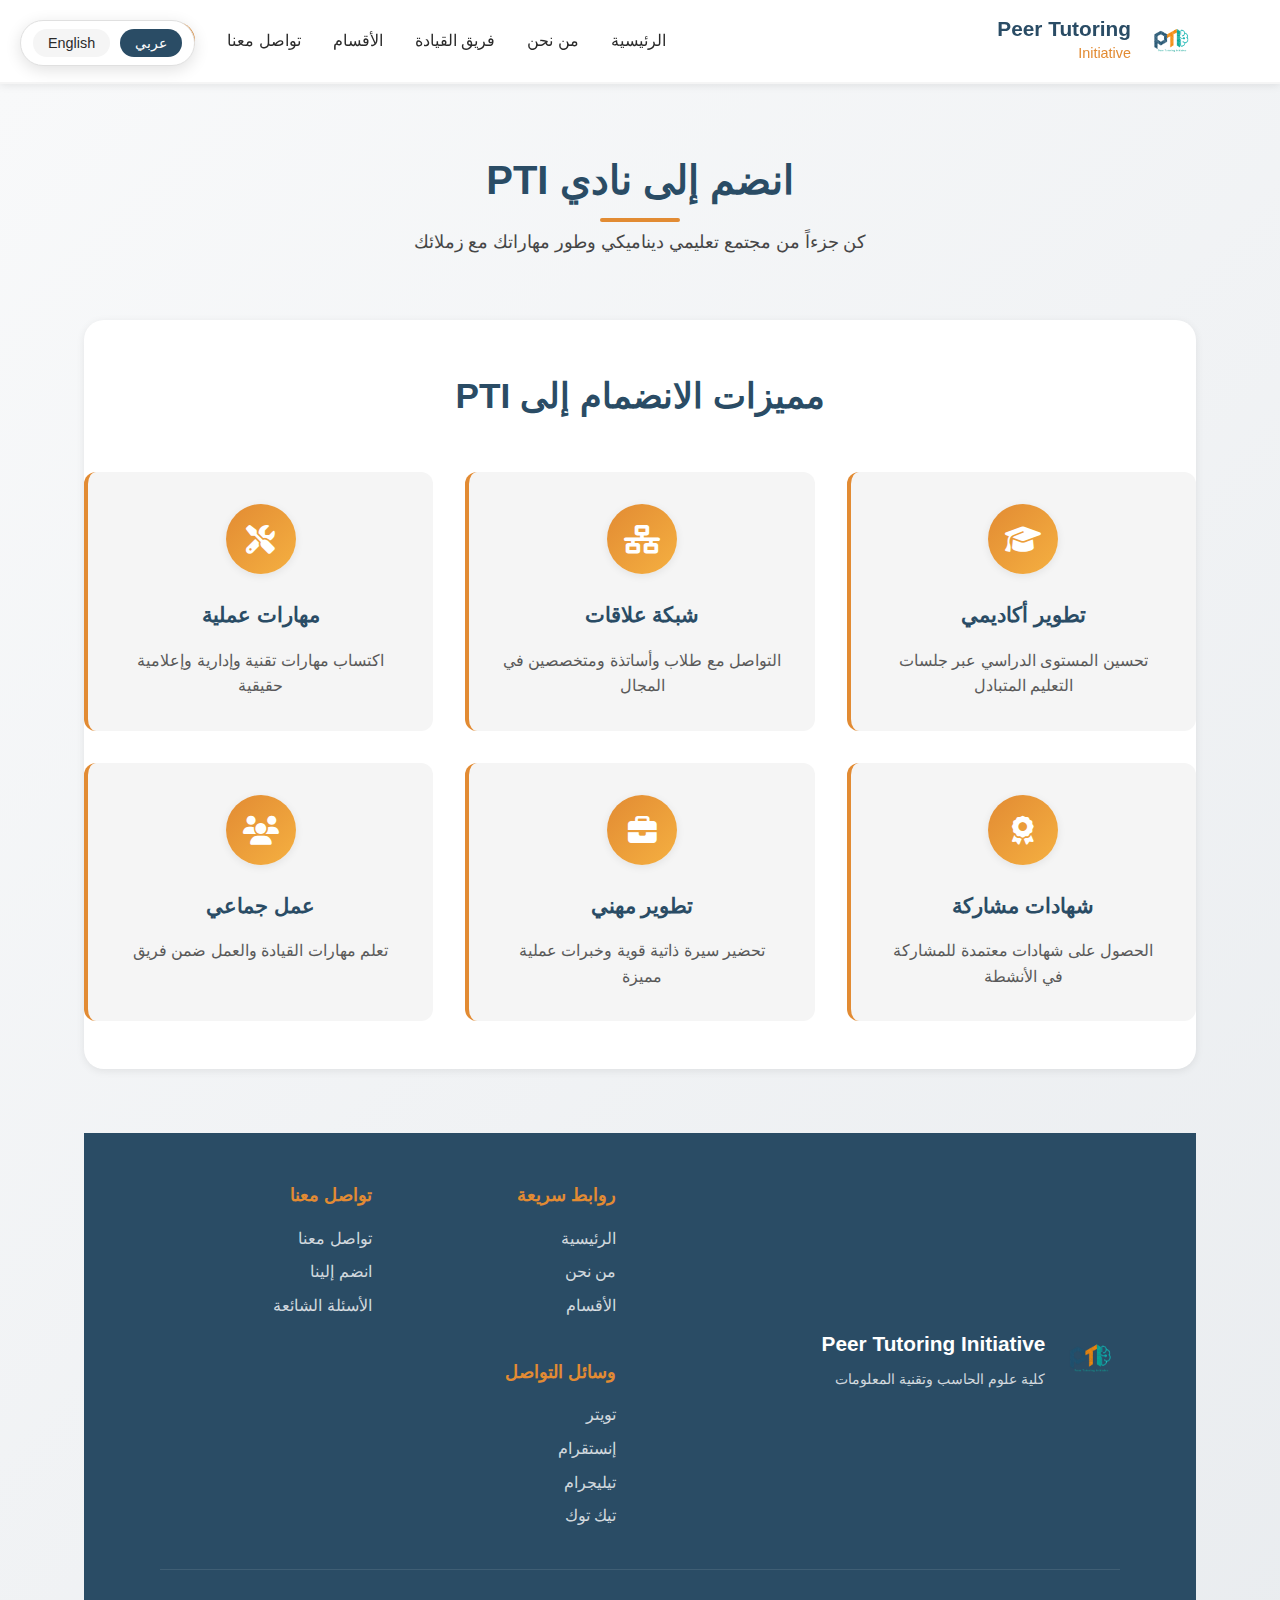
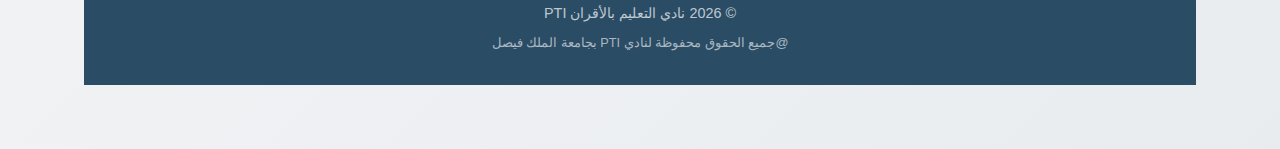
<file: join.html>
<!DOCTYPE html>
<html lang="ar" dir="rtl">
<head>
    <meta charset="UTF-8">
    <meta name="viewport" content="width=device-width, initial-scale=1.0">
    <title data-lang="title.join">انضم إلينا - PTI</title>
    <link rel="stylesheet" href="style.css">
    <link rel="stylesheet" href="https://cdnjs.cloudflare.com/ajax/libs/font-awesome/6.4.0/css/all.min.css">
    <link rel="icon" type="image/x-icon" href="images/logo.png">
</head>
<body>
    <!-- زر تغيير اللغة -->
    <div class="language-switcher">
        <button class="lang-btn active" data-lang="ar">عربي</button>
        <button class="lang-btn" data-lang="en">English</button>
    </div>

    <!-- الشريط العلوي -->
    <header class="header">
        <div class="container">
            <nav class="nav">
                <a href="index.html" class="logo">
                    <img src="images/logo.png" alt="شعار نادي PTI">
                    <div class="logo-text">
                        <h1>Peer Tutoring</h1>
                        <p data-lang="nav.initiative">Initiative</p>
                    </div>
                </a>
                
                <button class="menu-toggle" id="menuToggle">
                    <i class="fas fa-bars"></i>
                </button>
                
                <ul class="nav-menu" id="navMenu">
                    <li><a href="index.html" data-lang="nav.home">الرئيسية</a></li>
                    <li><a href="about.html" data-lang="nav.about">من نحن</a></li>
                    <li><a href="leadership.html" data-lang="nav.leadership">فريق القيادة</a></li>
                    <li><a href="departments.html" data-lang="nav.departments">الأقسام</a></li>
                    <li><a href="contact.html" data-lang="nav.contact">تواصل معنا</a></li>
                    <li><a href="join.html" class="active join-btn" data-lang="nav.join">انضم إلينا</a></li>
                </ul>
            </nav>
        </div>
    </header>

    <!-- صفحة انضم إلينا -->
    <section class="join-page">
        <div class="container">
            <div class="page-header">
                <h1 data-lang="join.title">انضم إلى نادي PTI</h1>
                <p data-lang="join.subtitle">كن جزءاً من مجتمع تعليمي ديناميكي وطور مهاراتك مع زملائك</p>
            </div>

    
            <!-- فوائد الانضمام -->
            <div class="benefits-section">
                <h2>مميزات الانضمام إلى PTI</h2>
                <div class="benefits-grid">
                    <div class="benefit-card">
                        <div class="benefit-icon">
                            <i class="fas fa-graduation-cap"></i>
                        </div>
                        <h3>تطوير أكاديمي</h3>
                        <p>تحسين المستوى الدراسي عبر جلسات التعليم المتبادل</p>
                    </div>
                    
                    <div class="benefit-card">
                        <div class="benefit-icon">
                            <i class="fas fa-network-wired"></i>
                        </div>
                        <h3>شبكة علاقات</h3>
                        <p>التواصل مع طلاب وأساتذة ومتخصصين في المجال</p>
                    </div>
                    
                    <div class="benefit-card">
                        <div class="benefit-icon">
                            <i class="fas fa-tools"></i>
                        </div>
                        <h3>مهارات عملية</h3>
                        <p>اكتساب مهارات تقنية وإدارية وإعلامية حقيقية</p>
                    </div>
                    
                    <div class="benefit-card">
                        <div class="benefit-icon">
                            <i class="fas fa-award"></i>
                        </div>
                        <h3>شهادات مشاركة</h3>
                        <p>الحصول على شهادات معتمدة للمشاركة في الأنشطة</p>
                    </div>
                    
                    <div class="benefit-card">
                        <div class="benefit-icon">
                            <i class="fas fa-briefcase"></i>
                        </div>
                        <h3>تطوير مهني</h3>
                        <p>تحضير سيرة ذاتية قوية وخبرات عملية مميزة</p>
                    </div>
                    
                    <div class="benefit-card">
                        <div class="benefit-icon">
                            <i class="fas fa-users"></i>
                        </div>
                        <h3>عمل جماعي</h3>
                        <p>تعلم مهارات القيادة والعمل ضمن فريق</p>
                    </div>
                </div>
            </div>

            <!-- نموذج الانضمام -->

</body>
    <!-- الفوتر -->
    <footer class="footer">
        <div class="container">
            <div class="footer-content">
                <div class="footer-logo">
                    <img src="images/logo.png" alt="شعار PTI">
                    <div class="footer-text">
                        <h3>Peer Tutoring Initiative</h3>
                        <p data-lang="footer.college">كلية علوم الحاسب وتقنية المعلومات</p>
                    </div>
                </div>
                
                <div class="footer-links">
                    <div class="link-group">
                        <h4 data-lang="footer.quickLinks">روابط سريعة</h4>
                        <a href="index.html" data-lang="nav.home">الرئيسية</a>
                        <a href="about.html" data-lang="nav.about">من نحن</a>
                        <a href="departments.html" data-lang="nav.departments">الأقسام</a>
                    </div>
                    
                    <div class="link-group">
                        <h4 data-lang="footer.contact">تواصل معنا</h4>
                        <a href="contact.html" data-lang="nav.contact">تواصل معنا</a>
                        <a href="join.html" data-lang="nav.join">انضم إلينا</a>
                        <a href="#" data-lang="footer.faq">الأسئلة الشائعة</a>
                    </div>
                    
                    <div class="link-group">
                        <h4 data-lang="footer.social">وسائل التواصل</h4>
                        <a href="https://x.com/ccsit_pti" target="_blank" data-lang="social.twitter">تويتر</a>
                        <a href="https://www.instagram.com/ccsit_pti" target="_blank" data-lang="social.instagram">إنستقرام</a>
                        <a href="https://t.me/ccsitptiii" target="_blank" data-lang="social.telegram">تيليجرام</a>
                        <a href="https://www.tiktok.com/@ccsit_pti" target="_blank" data-lang="social.tiktok">تيك توك</a>
                    </div>
                </div>
            </div>
            
            <div class="footer-bottom">
                <p data-lang="footer.copyright">© 2026 نادي التعليم بالأقران PTI</p>
                <p class="footer-rights">@جميع الحقوق محفوظة لنادي PTI بجامعة الملك فيصل</p>
            </div>
        </div>
    </footer>

    <script src="lang.js"></script>
    <script src="script.js"></script>
    <script>
        // الأسئلة الشائعة
        document.querySelectorAll('.faq-question').forEach(question => {
            question.addEventListener('click', function() {
                const answer = this.nextElementSibling;
                const icon = this.querySelector('i');
                
                answer.classList.toggle('active');
                icon.classList.toggle('fa-chevron-down');
                icon.classList.toggle('fa-chevron-up');
            });
        });
    </script>
</body>
</html>
</file>
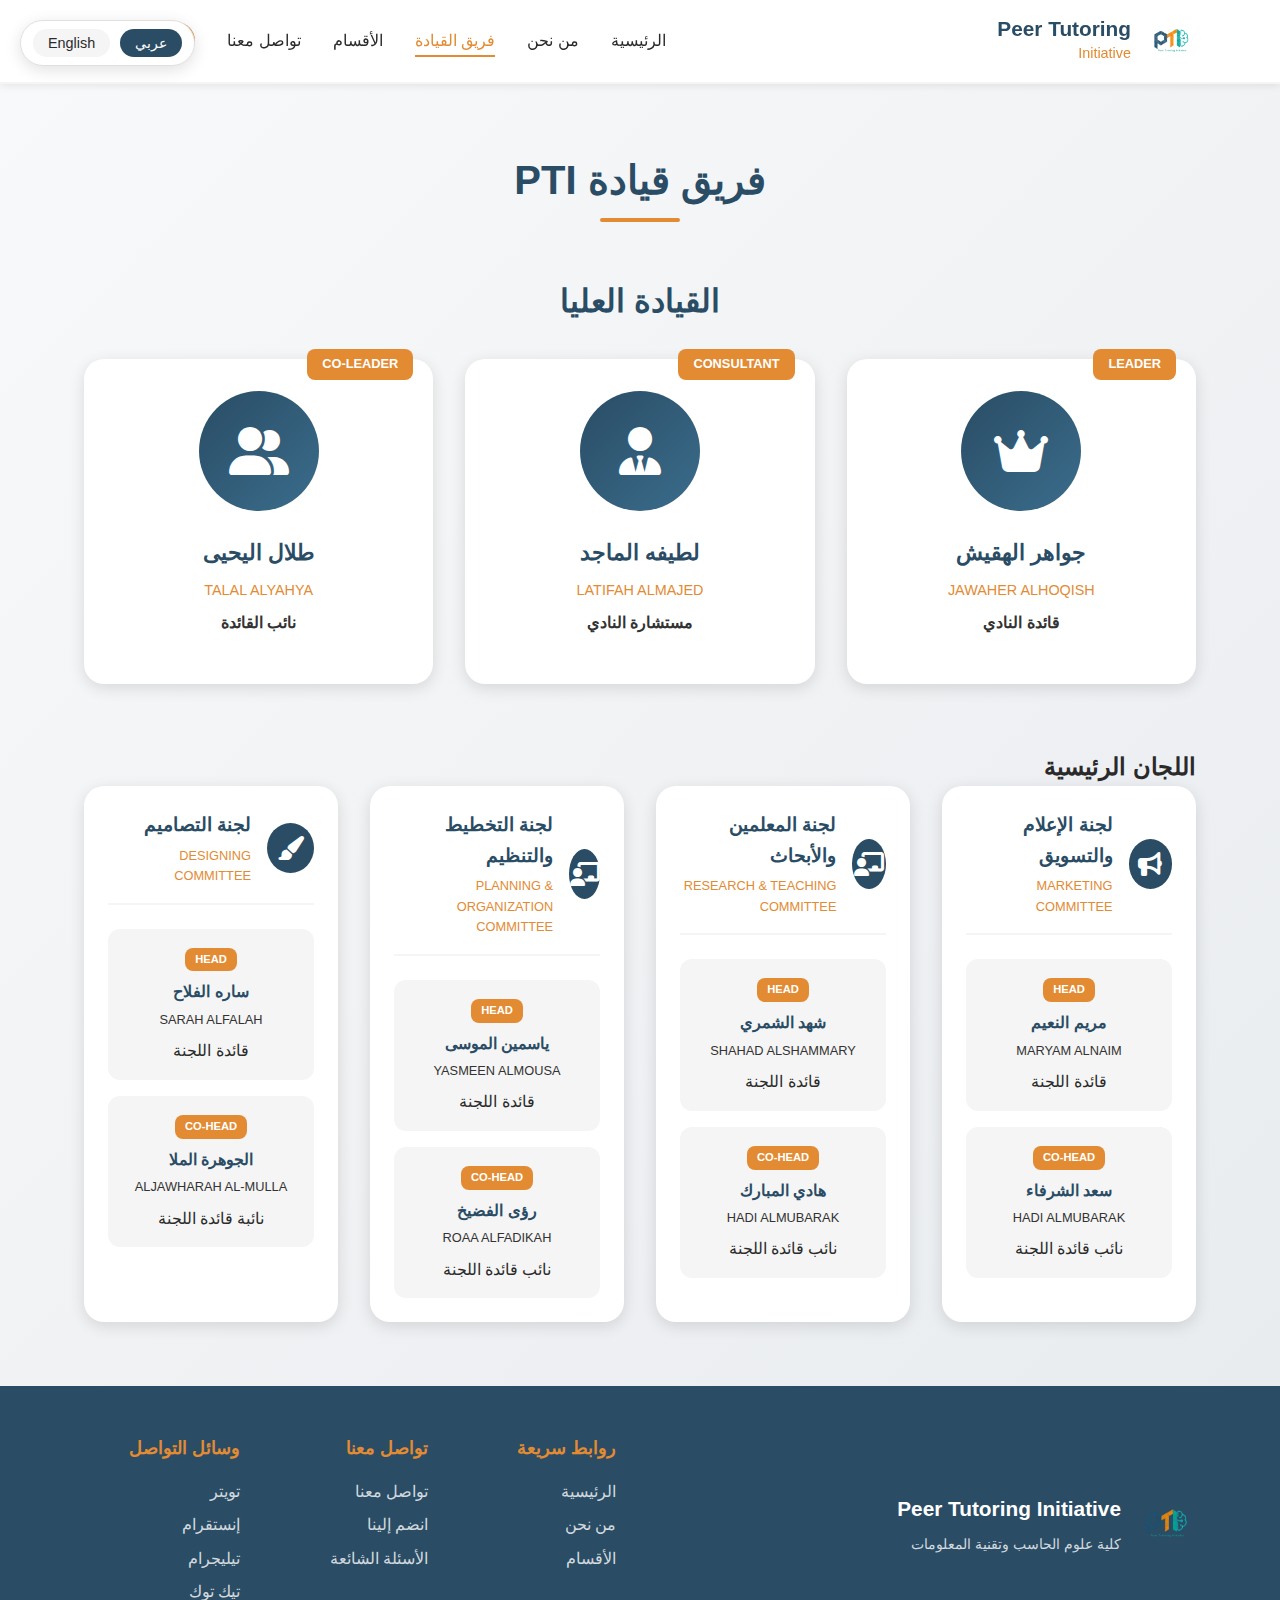
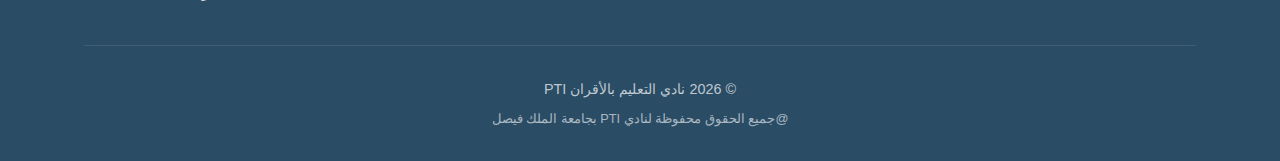
<file: leadership.html>
<!DOCTYPE html>
<html lang="ar" dir="rtl">
<head>
    <meta charset="UTF-8">
    <meta name="viewport" content="width=device-width, initial-scale=1.0">
    <title data-lang="title.leadership">فريق القيادة - PTI</title>
    <link rel="stylesheet" href="style.css">
    <link rel="stylesheet" href="https://cdnjs.cloudflare.com/ajax/libs/font-awesome/6.4.0/css/all.min.css">
    <link rel="icon" type="image/x-icon" href="images/logo.png">
</head>
<body>
    <!-- زر تغيير اللغة -->
    <div class="language-switcher">
        <button class="lang-btn active" data-lang="ar">عربي</button>
        <button class="lang-btn" data-lang="en">English</button>
    </div>

    <!-- الشريط العلوي -->
    <header class="header">
        <div class="container">
            <nav class="nav">
                <a href="index.html" class="logo">
                    <img src="images/logo.png" alt="شعار نادي PTI">
                    <div class="logo-text">
                        <h1>Peer Tutoring</h1>
                        <p data-lang="nav.initiative">Initiative</p>
                    </div>
                </a>
                
                <button class="menu-toggle" id="menuToggle">
                    <i class="fas fa-bars"></i>
                </button>
                
                <ul class="nav-menu" id="navMenu">
                    <li><a href="index.html" data-lang="nav.home">الرئيسية</a></li>
                    <li><a href="about.html" data-lang="nav.about">من نحن</a></li>
                    <li><a href="leadership.html" class="active" data-lang="nav.leadership">فريق القيادة</a></li>
                    <li><a href="departments.html" data-lang="nav.departments">الأقسام</a></li>
                    <li><a href="contact.html" data-lang="nav.contact">تواصل معنا</a></li>
                    <li><a href="join.html" class="join-btn" data-lang="nav.join">انضم إلينا</a></li>
                </ul>
            </nav>
        </div>
    </header>

    <!-- صفحة فريق القيادة -->
    <section class="leadership-page">
        <div class="container">
            <div class="page-header">
                <h1 data-lang="leadership.title">فريق قيادة PTI</h1>
            </div>

            <!-- القيادة العليا -->
            <div class="leadership-section executive-section">
                <h2 data-lang="leadership.topLeadership">القيادة العليا</h2>
                <div class="leadership-grid executive-grid">
                    <!-- الرئيس -->
                    <div class="leader-card main-leader">
                        <div class="leader-badge">LEADER</div>
                        <div class="leader-image">
                            <i class="fas fa-crown"></i>
                        </div>
                        <div class="leader-info">
                            <h3>جواهر الهقيش</h3>
                            <p class="leader-role-en">JAWAHER ALHOQISH</p>
                            <p class="leader-role" data-lang="leadership.leader.role">قائدة النادي</p>
            
                        </div>
                    </div>
                    
                    <!-- المستشارة -->
                    <div class="leader-card consultant-leader">
                        <div class="leader-badge">CONSULTANT</div>
                        <div class="leader-image">
                            <i class="fas fa-user-tie"></i>
                        </div>
                        <div class="leader-info">
                            <h3>لطيفه الماجد</h3>
                            <p class="leader-role-en">LATIFAH ALMAJED</p>
                            <p class="leader-role" data-lang="leadership.consultant.role">مستشارة النادي</p>
 
                        </div>
                    </div>
                    
                    <!-- نائب الرئيس -->
                    <div class="leader-card co-leader">
                        <div class="leader-badge">CO-LEADER</div>
                        <div class="leader-image">
                            <i class="fas fa-user-friends"></i>
                        </div>
                        <div class="leader-info">
                            <h3>طلال اليحيى</h3>
                            <p class="leader-role-en">TALAL ALYAHYA</p>
                            <p class="leader-role" data-lang="leadership.coleader.role">نائب القائدة</p>

                        </div>
                    </div>
                </div>
            </div>

            <!-- اللجان الرئيسية -->
            <div class="committees-section">
                <h2>اللجان الرئيسية</h2>
                <div class="committees-grid">
                    <!-- لجنة الإعلام -->
                    <div class="committee-overview">
                        <div class="committee-header marketing">
                            <div class="committee-icon">
                                <i class="fas fa-bullhorn"></i>
                            </div>
                            <div class="committee-title">
                                <h3>لجنة الإعلام والتسويق</h3>
                                <p class="committee-en">MARKETING COMMITTEE</p>
                            </div>
                        </div>
                        <div class="committee-leaders">
                            <div class="leader-card-small">
                                <div class="leader-title">HEAD</div>
                                <h4>مريم النعيم</h4>
                                <p class="leader-en">MARYAM ALNAIM </p>
                                <p>قائدة اللجنة</p>
                            </div>
                            <div class="leader-card-small">
                                <div class="leader-title">CO-HEAD</div>
                                <h4>سعد الشرفاء</h4>
                                <p class="leader-en">HADI ALMUBARAK</p>
                                <p>نائب قائدة اللجنة</p>
                            </div>
                        </div>
                    </div>
                    
                    <!-- لجنة التعليم والأبحاث -->
                    <div class="committee-overview">
                        <div class="committee-header research">
                            <div class="committee-icon">
                                <i class="fas fa-chalkboard-teacher"></i>
                            </div>
                            <div class="committee-title">
                                <h3>لجنة المعلمين والأبحاث</h3>
                                <p class="committee-en">RESEARCH & TEACHING COMMITTEE</p>
                            </div>
                        </div>
                        <div class="committee-leaders">
                            <div class="leader-card-small">
                                <div class="leader-title">HEAD</div>
                                <h4>شهد الشمري</h4>
                                <p class="leader-en">SHAHAD ALSHAMMARY </p>
                                <p>قائدة اللجنة</p>
                            </div>
                            <div class="leader-card-small">
                                <div class="leader-title">CO-HEAD</div>
                                <h4>هادي المبارك</h4>
                                <p class="leader-en">HADI ALMUBARAK</p>
                                <p>نائب قائدة اللجنة</p>
                            </div>
                        </div>
                    </div>
                  
                    <!-- لجنة التخطيط والتنظيم -->
                     <div class="committee-overview">
                        <div class="committee-header research">
                            <div class="committee-icon">
                                <i class="fas fa-chalkboard-teacher"></i>
                            </div>
                            <div class="committee-title">
                                <h3>لجنة التخطيط والتنظيم</h3>
                                <p class="committee-en">PLANNING & ORGANIZATION COMMITTEE</p>
                            </div>
                        </div>
                        <div class="committee-leaders">
                            <div class="leader-card-small">
                                <div class="leader-title">HEAD</div>
                                <h4>ياسمين الموسى</h4>
                                <p class="leader-en">YASMEEN ALMOUSA</p>
                                <p>قائدة اللجنة</p>
                            </div>
                            <div class="leader-card-small">
                                <div class="leader-title">CO-HEAD</div>
                                <h4>رؤى الفضيخ</h4>
                                <p class="leader-en">ROAA ALFADIKAH</p>
                                <p>نائب قائدة اللجنة</p>
                            </div>
                        </div>
                    </div>
 
                    <!-- لجنة التصاميم -->
                    <div class="committee-overview">
                        <div class="committee-header design">
                            <div class="committee-icon">
                                <i class="fas fa-paint-brush"></i>
                            </div>
                            <div class="committee-title">
                                <h3>لجنة التصاميم</h3>
                                <p class="committee-en">DESIGNING COMMITTEE</p>
                            </div>
                        </div>
                        <div class="committee-leaders">
                            <div class="leader-card-small">
                                <div class="leader-title">HEAD</div>
                                <h4>ساره الفلاح</h4>
                                <p class="leader-en">SARAH ALFALAH</p>
                                <p>قائدة اللجنة</p>
                            </div>
                            <div class="leader-card-small">
                                <div class="leader-title">CO-HEAD</div>
                                <h4>الجوهرة الملا</h4>
                                <p class="leader-en">ALJAWHARAH AL-MULLA</p>
                                <p>نائبة قائدة اللجنة</p>
                            </div>
                        </div>
                    </div>
                </div>
            </div>
        </div>
    </section>

    <!-- الفوتر -->
    <footer class="footer">
        <div class="container">
            <div class="footer-content">
                <div class="footer-logo">
                    <img src="images/logo.png" alt="شعار PTI">
                    <div class="footer-text">
                        <h3>Peer Tutoring Initiative</h3>
                        <p data-lang="footer.college">كلية علوم الحاسب وتقنية المعلومات</p>
                    </div>
                </div>
                
                <div class="footer-links">
                    <div class="link-group">
                        <h4 data-lang="footer.quickLinks">روابط سريعة</h4>
                        <a href="index.html" data-lang="nav.home">الرئيسية</a>
                        <a href="about.html" data-lang="nav.about">من نحن</a>
                        <a href="departments.html" data-lang="nav.departments">الأقسام</a>
                    </div>
                    
                    <div class="link-group">
                        <h4 data-lang="footer.contact">تواصل معنا</h4>
                        <a href="contact.html" data-lang="nav.contact">تواصل معنا</a>
                        <a href="join.html" data-lang="nav.join">انضم إلينا</a>
                        <a href="#" data-lang="footer.faq">الأسئلة الشائعة</a>
                    </div>
                    
                    <div class="link-group">
                        <h4 data-lang="footer.social">وسائل التواصل</h4>
                        <a href="https://x.com/ccsit_pti" target="_blank" data-lang="social.twitter">تويتر</a>
                        <a href="https://www.instagram.com/ccsit_pti" target="_blank" data-lang="social.instagram">إنستقرام</a>
                        <a href="https://t.me/ccsitptiii" target="_blank" data-lang="social.telegram">تيليجرام</a>
                        <a href="https://www.tiktok.com/@ccsit_pti" target="_blank" data-lang="social.tiktok">تيك توك</a>
                    </div>
                </div>
            </div>
            
            <div class="footer-bottom">
                <p data-lang="footer.copyright">© 2026 نادي التعليم بالأقران PTI</p>
                <p class="footer-rights">@جميع الحقوق محفوظة لنادي PTI بجامعة الملك فيصل</p>
            </div>
        </div>
    </footer>

    <script src="lang.js"></script>
    <script src="script.js"></script>
</body>
</html>
</file>
<file: style.css>
/* ====== Reset & Base Styles ====== */
* {
    margin: 0;
    padding: 0;
    box-sizing: border-box;
    font-family: 'Segoe UI', Tahoma, Geneva, Verdana, sans-serif;
}

:root {
    /* ألوان النادي الأساسية */
    --primary-dark: #2A4C65;
    --primary-orange: #E28B33;
    --white: #FFFFFF;
    
    /* ألوان تكميلية */
    --secondary-blue: #3A6D8C;
    --light-orange: #F5B041;
    --light-gray: #F5F5F5;
    --medium-gray: #E0E0E0;
    --dark-gray: #333333;
    --text-color: #2A2A2A;
    
    /* ألوان اللجان */
    --marketing-color: #2A4C65;
    --research-color: #2A4C65;
    --planning-color: #2A4C65;
    --design-color: #2A4C65;
    
    /* ظلال */
    --shadow-sm: 0 2px 8px rgba(0, 0, 0, 0.08);
    --shadow-md: 0 4px 16px rgba(0, 0, 0, 0.12);
    --shadow-lg: 0 8px 32px rgba(0, 0, 0, 0.16);
    
    /* أنماط حدود */
    --border-radius-sm: 8px;
    --border-radius-md: 12px;
    --border-radius-lg: 20px;
    --border-radius-xl: 30px;
}

body {
    color: var(--text-color);
    line-height: 1.6;
    background-color: var(--white);
    transition: all 0.3s ease;
    overflow-x: hidden;
}

body[dir="rtl"] {
    text-align: right;
    font-family: 'Segoe UI', 'Noto Sans Arabic', sans-serif;
}

body[dir="ltr"] {
    text-align: left;
}

.container {
    width: 90%;
    max-width: 1200px;
    margin: 0 auto;
    padding: 0 20px;
}

/* ====== Language Switcher ====== */
.language-switcher {
    position: fixed;
    top: 20px;
    left: 20px;
    z-index: 1000;
    display: flex;
    gap: 10px;
    background: var(--white);
    padding: 8px 12px;
    border-radius: var(--border-radius-xl);
    box-shadow: var(--shadow-md);
    border: 1px solid var(--medium-gray);
}

.lang-btn {
    padding: 6px 15px;
    border: none;
    background: var(--light-gray);
    color: var(--text-color);
    border-radius: var(--border-radius-lg);
    cursor: pointer;
    transition: all 0.3s ease;
    font-weight: 500;
    font-size: 0.9rem;
}

.lang-btn:hover {
    background: var(--primary-orange);
    color: var(--white);
    transform: translateY(-2px);
}

.lang-btn.active {
    background: var(--primary-dark);
    color: var(--white);
}

/* ====== Header & Navigation ====== */
.header {
    background: var(--white);
    box-shadow: var(--shadow-sm);
    position: sticky;
    top: 0;
    z-index: 999;
    border-bottom: 2px solid var(--light-gray);
}

.nav {
    display: flex;
    justify-content: space-between;
    align-items: center;
    padding: 1rem 0;
}

.logo {
    display: flex;
    align-items: center;
    gap: 15px;
    text-decoration: none;
}

.logo img {
    height: 50px;
    width: auto;
}

.logo-text {
    display: flex;
    flex-direction: column;
}

.logo-text h1 {
    font-size: 1.3rem;
    color: var(--primary-dark);
    margin: 0;
    line-height: 1.2;
}

.logo-text p {
    font-size: 0.9rem;
    color: var(--primary-orange);
    margin: 0;
    font-weight: 500;
}

/* زر القائمة للجوال */
.menu-toggle {
    display: none;
    background: none;
    border: none;
    font-size: 1.5rem;
    color: var(--primary-dark);
    cursor: pointer;
    padding: 10px;
    z-index: 1001;
    transition: all 0.3s ease;
}

.menu-toggle:hover {
    color: var(--primary-orange);
}

/* قائمة التنقل */
.nav-menu {
    display: flex;
    list-style: none;
    gap: 2rem;
    align-items: center;
    margin: 0;
    padding: 0;
}

.nav-menu a {
    text-decoration: none;
    color: var(--text-color);
    font-weight: 500;
    transition: color 0.3s ease;
    padding: 8px 0;
    position: relative;
    font-size: 1rem;
}

.nav-menu a:hover {
    color: var(--primary-orange);
}

.nav-menu a::after {
    content: '';
    position: absolute;
    bottom: 0;
    right: 0;
    width: 0;
    height: 2px;
    background: var(--primary-orange);
    transition: width 0.3s ease;
}

.nav-menu a:hover::after {
    width: 100%;
}

.nav-menu a.active {
    color: var(--primary-orange);
}

.nav-menu a.active::after {
    width: 100%;
}

.join-btn {
    background: var(--primary-orange);
    color: var(--white) !important;
    padding: 10px 25px !important;
    border-radius: var(--border-radius-xl);
    transition: all 0.3s ease !important;
    font-weight: 600 !important;
}

.join-btn:hover {
    background: var(--light-orange) !important;
    transform: translateY(-2px);
    box-shadow: var(--shadow-md);
}

.join-btn::after {
    display: none !important;
}

/* ====== Hero Section ====== */
.hero {
    background: linear-gradient(135deg, var(--primary-dark), var(--secondary-blue));
    color: var(--white);
    padding: 5rem 0;
    position: relative;
    overflow: hidden;
}

.hero .container {
    position: relative;
    z-index: 1;
    display: flex;
    flex-direction: column;
    align-items: center;
    text-align: center;
}

.hero h1 {
    font-size: 3rem;
    margin-bottom: 1rem;
    line-height: 1.2;
}

.hero h1 span {
    color: var(--primary-orange);
}

.hero h2 {
    font-size: 1.5rem;
    margin-bottom: 1.5rem;
    opacity: 0.9;
    font-weight: 400;
}

.hero p {
    font-size: 1.1rem;
    max-width: 700px;
    margin-bottom: 2rem;
    opacity: 0.9;
    line-height: 1.8;
}

.hero-buttons {
    display: flex;
    gap: 1rem;
    flex-wrap: wrap;
    justify-content: center;
}

.btn-primary, .btn-secondary {
    padding: 12px 30px;
    border-radius: var(--border-radius-xl);
    text-decoration: none;
    font-weight: 600;
    display: inline-block;
    transition: all 0.3s ease;
    border: 2px solid transparent;
    cursor: pointer;
}

.btn-primary {
    background: var(--primary-orange);
    color: var(--white);
}

.btn-primary:hover {
    background: var(--light-orange);
    transform: translateY(-3px);
    box-shadow: var(--shadow-md);
}

.btn-secondary {
    background: transparent;
    color: var(--white);
    border-color: var(--white);
}

.btn-secondary:hover {
    background: var(--white);
    color: var(--primary-dark);
    transform: translateY(-3px);
}

/* ====== Features Section ====== */
.features {
    padding: 5rem 0;
    background: var(--light-gray);
}

.features h2 {
    text-align: center;
    color: var(--primary-dark);
    margin-bottom: 3rem;
    font-size: 2.2rem;
}

.features-grid {
    display: grid;
    grid-template-columns: repeat(auto-fit, minmax(250px, 1fr));
    gap: 2rem;
}

.feature-card {
    background: var(--white);
    border-radius: var(--border-radius-lg);
    padding: 2rem;
    text-align: center;
    transition: all 0.3s ease;
    box-shadow: var(--shadow-sm);
}

.feature-card:hover {
    transform: translateY(-10px);
    box-shadow: var(--shadow-lg);
}

.feature-icon {
    width: 70px;
    height: 70px;
    background: linear-gradient(135deg, var(--primary-orange), var(--light-orange));
    border-radius: 50%;
    display: flex;
    align-items: center;
    justify-content: center;
    margin: 0 auto 1.5rem;
    color: var(--white);
    font-size: 1.8rem;
}

.feature-card h3 {
    color: var(--primary-dark);
    margin-bottom: 1rem;
    font-size: 1.3rem;
}

.feature-card p {
    color: var(--dark-gray);
    line-height: 1.6;
}

/* ====== Events Section ====== */
.events {
    padding: 5rem 0;
    background: var(--white);
}

.events h2 {
    text-align: center;
    color: var(--primary-dark);
    margin-bottom: 3rem;
    font-size: 2.2rem;
}

.events-grid {
    display: grid;
    grid-template-columns: repeat(auto-fit, minmax(300px, 1fr));
    gap: 2rem;
    margin-bottom: 2rem;
}

.event-card {
    background: var(--white);
    border-radius: var(--border-radius-lg);
    overflow: hidden;
    box-shadow: var(--shadow-md);
    transition: all 0.3s ease;
    display: flex;
    border: 1px solid var(--medium-gray);
}

.event-card:hover {
    transform: translateY(-5px);
    box-shadow: var(--shadow-lg);
}

.event-date {
    background: linear-gradient(135deg, var(--primary-dark), var(--secondary-blue));
    color: var(--white);
    padding: 1.5rem;
    display: flex;
    flex-direction: column;
    align-items: center;
    justify-content: center;
    min-width: 100px;
}

.event-date .day {
    font-size: 1.8rem;
    font-weight: bold;
    line-height: 1;
}

.event-date .month {
    font-size: 0.9rem;
    opacity: 0.9;
}

.event-content {
    padding: 1.5rem;
    flex: 1;
}

.event-content h3 {
    color: var(--primary-dark);
    margin-bottom: 0.5rem;
    font-size: 1.3rem;
}

.event-content p {
    color: var(--dark-gray);
    margin-bottom: 1rem;
    line-height: 1.6;
}

.event-meta {
    display: flex;
    gap: 1rem;
    font-size: 0.9rem;
    color: var(--primary-orange);
}

.event-meta span {
    display: flex;
    align-items: center;
    gap: 0.5rem;
}

.events-button {
    text-align: center;
}

.btn-outline {
    display: inline-block;
    padding: 12px 30px;
    border: 2px solid var(--primary-dark);
    color: var(--primary-dark);
    border-radius: var(--border-radius-xl);
    text-decoration: none;
    font-weight: 600;
    transition: all 0.3s ease;
}

.btn-outline:hover {
    background: var(--primary-dark);
    color: var(--white);
    transform: translateY(-2px);
}

/* ====== Social Section ====== */
.social-section {
    padding: 4rem 0;
    background: var(--light-gray);
}

.social-section h2 {
    text-align: center;
    color: var(--primary-dark);
    margin-bottom: 2rem;
    font-size: 2.2rem;
}

.social-icons {
    display: flex;
    justify-content: center;
    gap: 1.5rem;
    flex-wrap: wrap;
}

.social-icon {
    display: inline-flex;
    align-items: center;
    justify-content: center;
    width: 60px;
    height: 60px;
    background: var(--white);
    border-radius: 50%;
    font-size: 1.5rem;
    transition: all 0.3s ease;
    text-decoration: none;
    color: var(--primary-dark);
    box-shadow: var(--shadow-sm);
}

.social-icon:hover {
    transform: translateY(-5px);
    box-shadow: var(--shadow-md);
}

.social-icon.twitter:hover {
    background: #000;
    color: white;
}

.social-icon.instagram:hover {
    background: linear-gradient(45deg, #405DE6, #5851DB, #833AB4, #C13584, #E1306C, #FD1D1D);
    color: white;
}

.social-icon.telegram:hover {
    background: #0088cc;
    color: white;
}

.social-icon.tiktok:hover {
    background: #000;
    color: white;
}

/* ====== Footer ====== */
.footer {
    background: var(--primary-dark);
    color: var(--white);
    padding: 3rem 0 1.5rem;
}

.footer-content {
    display: grid;
    grid-template-columns: repeat(auto-fit, minmax(250px, 1fr));
    gap: 3rem;
    margin-bottom: 2rem;
}

.footer-logo {
    display: flex;
    align-items: center;
    gap: 15px;
}

.footer-logo img {
    height: 60px;
    width: auto;
}

.footer-text h3 {
    font-size: 1.3rem;
    margin-bottom: 0.5rem;
    color: var(--white);
}

.footer-text p {
    color: rgba(255, 255, 255, 0.8);
    font-size: 0.9rem;
}

.footer-links {
    display: grid;
    grid-template-columns: repeat(auto-fit, minmax(150px, 1fr));
    gap: 2rem;
}

.link-group h4 {
    color: var(--primary-orange);
    margin-bottom: 1rem;
    font-size: 1.1rem;
}

.link-group a {
    display: block;
    color: rgba(255, 255, 255, 0.8);
    text-decoration: none;
    margin-bottom: 0.5rem;
    transition: all 0.3s ease;
}

.link-group a:hover {
    color: var(--white);
    transform: translateX(5px);
}

.footer-bottom {
    text-align: center;
    padding-top: 2rem;
    border-top: 1px solid rgba(255, 255, 255, 0.1);
}

.footer-bottom p {
    color: rgba(255, 255, 255, 0.7);
    font-size: 0.9rem;
    margin-bottom: 0.5rem;
}

.footer-rights {
    font-size: 0.8rem !important;
    color: rgba(255, 255, 255, 0.6) !important;
}

/* ====== About Page Styles ====== */
.about-page {
    padding: 4rem 0;
    background: linear-gradient(135deg, #f8f9fa 0%, #e9ecef 100%);
}

.page-header {
    text-align: center;
    margin-bottom: 3rem;
}

.page-header h1 {
    font-size: 2.5rem;
    color: var(--primary-dark);
    margin-bottom: 1rem;
    position: relative;
    display: inline-block;
}

.page-header h1::after {
    content: '';
    position: absolute;
    bottom: -10px;
    right: 50%;
    transform: translateX(50%);
    width: 80px;
    height: 4px;
    background: var(--primary-orange);
    border-radius: 2px;
}

.page-header p {
    color: var(--dark-gray);
    font-size: 1.1rem;
    max-width: 700px;
    margin: 0 auto;
    opacity: 0.9;
}

.about-content {
    background: var(--white);
    border-radius: var(--border-radius-lg);
    padding: 3rem;
    box-shadow: var(--shadow-md);
    margin-bottom: 3rem;
}

.about-content p {
    color: var(--dark-gray);
    line-height: 1.8;
    text-align: justify;
    font-size: 1.1rem;
}

.vision-mission-grid {
    display: grid;
    grid-template-columns: repeat(auto-fit, minmax(300px, 1fr));
    gap: 2rem;
    margin-top: 2rem;
}

.vision-card, .mission-card {
    background: var(--white);
    border-radius: var(--border-radius-lg);
    padding: 2.5rem;
    box-shadow: var(--shadow-md);
    transition: all 0.3s ease;
    border-top: 5px solid var(--primary-orange);
}

.vision-card:hover, .mission-card:hover {
    transform: translateY(-5px);
    box-shadow: var(--shadow-lg);
}

.card-icon {
    width: 70px;
    height: 70px;
    background: linear-gradient(135deg, var(--primary-dark), var(--secondary-blue));
    border-radius: 50%;
    display: flex;
    align-items: center;
    justify-content: center;
    margin: 0 auto 1.5rem;
    color: var(--white);
    font-size: 1.8rem;
}

.vision-card h3, .mission-card h3 {
    color: var(--primary-dark);
    text-align: center;
    margin-bottom: 1rem;
    font-size: 1.5rem;
}

.vision-card p, .mission-card p {
    color: var(--dark-gray);
    line-height: 1.8;
    margin-bottom: 1rem;
    text-align: justify;
}

.objectives-grid {
    display: grid;
    grid-template-columns: repeat(auto-fit, minmax(300px, 1fr));
    gap: 2rem;
    margin-top: 2rem;
}

.objective-card {
    background: var(--white);
    border-radius: var(--border-radius-lg);
    padding: 2rem;
    box-shadow: var(--shadow-md);
    transition: all 0.3s ease;
    display: flex;
    gap: 1.5rem;
    align-items: flex-start;
    border-left: 4px solid var(--primary-orange);
}

.objective-card:hover {
    transform: translateY(-5px);
    box-shadow: var(--shadow-lg);
}

.objective-number {
    min-width: 50px;
    height: 50px;
    background: linear-gradient(135deg, var(--primary-orange), var(--light-orange));
    border-radius: 50%;
    display: flex;
    align-items: center;
    justify-content: center;
    color: var(--white);
    font-size: 1.3rem;
    font-weight: bold;
    flex-shrink: 0;
}

.objective-content h3 {
    color: var(--primary-dark);
    margin-bottom: 0.8rem;
    font-size: 1.2rem;
}

.objective-content p {
    color: var(--dark-gray);
    line-height: 1.6;
    margin-bottom: 0.5rem;
}

.logo-concept {
    background: var(--white);
    border-radius: var(--border-radius-lg);
    padding: 3rem;
    box-shadow: var(--shadow-md);
    margin-top: 2rem;
}

.logo-display {
    text-align: center;
    margin-bottom: 3rem;
    padding: 2rem;
    background: linear-gradient(135deg, #f8f9fa 0%, #e9ecef 100%);
    border-radius: var(--border-radius-lg);
}

.logo-image {
    max-width: 200px;
    height: auto;
    margin: 0 auto;
}

.logo-description p {
    color: var(--dark-gray);
    line-height: 1.8;
    text-align: justify;
    font-size: 1.1rem;
}

/* ====== Leadership Page Styles ====== */
.leadership-page {
    padding: 4rem 0;
    background: linear-gradient(135deg, #f8f9fa 0%, #e9ecef 100%);
}

.leadership-section {
    margin-bottom: 4rem;
}

.leadership-section h2 {
    color: var(--primary-dark);
    margin-bottom: 2rem;
    font-size: 2rem;
    text-align: center;
}

.executive-grid {
    display: grid;
    grid-template-columns: repeat(auto-fit, minmax(300px, 1fr));
    gap: 2rem;
}

.leader-card {
    background: var(--white);
    border-radius: var(--border-radius-lg);
    padding: 2rem;
    box-shadow: var(--shadow-md);
    transition: all 0.3s ease;
    text-align: center;
    position: relative;
}

.leader-card:hover {
    transform: translateY(-5px);
    box-shadow: var(--shadow-lg);
}

.leader-badge {
    position: absolute;
    top: -10px;
    right: 20px;
    background: var(--primary-orange);
    color: var(--white);
    padding: 5px 15px;
    border-radius: var(--border-radius-sm);
    font-size: 0.8rem;
    font-weight: bold;
}

.leader-image {
    width: 120px;
    height: 120px;
    background: linear-gradient(135deg, var(--primary-dark), var(--secondary-blue));
    border-radius: 50%;
    display: flex;
    align-items: center;
    justify-content: center;
    margin: 0 auto 1.5rem;
    color: var(--white);
    font-size: 3rem;
}

.leader-info h3 {
    color: var(--primary-dark);
    margin-bottom: 0.5rem;
    font-size: 1.4rem;
}

.leader-role-en {
    color: var(--primary-orange);
    font-size: 0.9rem;
    margin-bottom: 0.5rem;
    font-weight: 500;
}

.leader-role {
    color: var(--dark-gray);
    font-weight: 600;
    margin-bottom: 1rem;
}

.leader-desc {
    color: var(--dark-gray);
    line-height: 1.6;
    font-size: 0.95rem;
}

.committees-grid {
    display: grid;
    grid-template-columns: repeat(auto-fit, minmax(250px, 1fr));
    gap: 2rem;
}

.committee-overview {
    background: var(--white);
    border-radius: var(--border-radius-lg);
    padding: 1.5rem;
    box-shadow: var(--shadow-md);
    transition: all 0.3s ease;
}

.committee-overview:hover {
    transform: translateY(-5px);
    box-shadow: var(--shadow-lg);
}

.committee-header {
    display: flex;
    align-items: center;
    gap: 1rem;
    margin-bottom: 1.5rem;
    padding-bottom: 1rem;
    border-bottom: 2px solid var(--light-gray);
}

.committee-icon {
    width: 50px;
    height: 50px;
    background: var(--primary-dark);
    border-radius: 50%;
    display: flex;
    align-items: center;
    justify-content: center;
    color: var(--white);
    font-size: 1.5rem;
}

.committee-title h3 {
    color: var(--primary-dark);
    margin-bottom: 0.3rem;
    font-size: 1.2rem;
}

.committee-en {
    color: var(--primary-orange);
    font-size: 0.8rem;
    font-weight: 500;
}

.committee-leaders {
    display: flex;
    flex-direction: column;
    gap: 1rem;
}

.leader-card-small {
    background: var(--light-gray);
    border-radius: var(--border-radius-md);
    padding: 1rem;
    text-align: center;
}

.leader-title {
    background: var(--primary-orange);
    color: var(--white);
    padding: 3px 10px;
    border-radius: var(--border-radius-sm);
    font-size: 0.7rem;
    font-weight: bold;
    display: inline-block;
    margin-bottom: 0.5rem;
}

.leader-card-small h4 {
    color: var(--primary-dark);
    margin-bottom: 0.3rem;
    font-size: 1rem;
}

.leader-en {
    color: var(--dark-gray);
    font-size: 0.8rem;
    margin-bottom: 0.5rem;
}

/* ====== Departments Page Styles ====== */
.departments-page {
    padding: 4rem 0;
    background: linear-gradient(135deg, #f8f9fa 0%, #e9ecef 100%);
}

.department-section {
    margin-bottom: 3rem;
}

.department-card {
    background: var(--white);
    border-radius: var(--border-radius-lg);
    overflow: hidden;
    box-shadow: var(--shadow-md);
    transition: all 0.3s ease;
}

.department-card:hover {
    transform: translateY(-5px);
    box-shadow: var(--shadow-lg);
}

.department-header {
    background: var(--primary-dark);
    color: var(--white);
    padding: 2rem;
    display: flex;
    align-items: center;
    gap: 1.5rem;
}

.department-icon {
    width: 60px;
    height: 60px;
    background: var(--white);
    border-radius: 50%;
    display: flex;
    align-items: center;
    justify-content: center;
    color: var(--primary-dark);
    font-size: 1.8rem;
}

.department-title h3 {
    font-size: 1.5rem;
    margin-bottom: 0.5rem;
}

.department-en {
    opacity: 0.9;
    font-size: 0.9rem;
}

.department-content {
    padding: 2rem;
}

.department-leaders {
    display: flex;
    gap: 1.5rem;
    margin-bottom: 2rem;
    flex-wrap: wrap;
}

.leader-info-card {
    background: var(--light-gray);
    border-radius: var(--border-radius-md);
    padding: 1rem;
    text-align: center;
    min-width: 150px;
}

.leader-badge-small {
    background: var(--primary-orange);
    color: var(--white);
    padding: 5px 10px;
    border-radius: var(--border-radius-sm);
    font-size: 0.8rem;
    font-weight: bold;
    margin-bottom: 0.5rem;
    display: inline-block;
}

.leader-info-card h4 {
    color: var(--primary-dark);
    margin-bottom: 0.3rem;
    font-size: 1rem;
}

.leader-en {
    color: var(--dark-gray);
    font-size: 0.8rem;
}

.department-description h4 {
    color: var(--primary-dark);
    margin: 1.5rem 0 0.5rem;
    font-size: 1.1rem;
}

.department-description ul {
    list-style: none;
    padding: 0;
    margin: 0 0 1.5rem 0;
}

.department-description li {
    padding: 0.5rem 0;
    color: var(--dark-gray);
    position: relative;
    padding-right: 1.5rem;
}

.department-description li::before {
    content: '•';
    position: absolute;
    right: 0;
    color: var(--primary-orange);
    font-weight: bold;
}

.btn-department {
    display: inline-block;
    background: var(--primary-dark);
    color: var(--white);
    padding: 12px 25px;
    border-radius: var(--border-radius-lg);
    text-decoration: none;
    font-weight: 600;
    transition: all 0.3s ease;
    border: none;
    cursor: pointer;
    width: 100%;
    text-align: center;
}

.btn-department:hover {
    background: var(--primary-orange);
    transform: translateY(-2px);
}

.join-invitation {
    text-align: center;
    padding: 3rem;
    background: var(--white);
    border-radius: var(--border-radius-lg);
    box-shadow: var(--shadow-md);
    margin-top: 3rem;
}

.join-invitation h2 {
    color: var(--primary-dark);
    margin-bottom: 1rem;
    font-size: 2rem;
}

.join-invitation p {
    color: var(--dark-gray);
    margin-bottom: 2rem;
    max-width: 600px;
    margin-left: auto;
    margin-right: auto;
}

.btn-primary-large {
    background: var(--primary-orange);
    color: var(--white);
    padding: 15px 35px;
    border-radius: var(--border-radius-xl);
    text-decoration: none;
    font-weight: 600;
    font-size: 1.1rem;
    transition: all 0.3s ease;
    border: 2px solid transparent;
    display: inline-block;
}

.btn-primary-large:hover {
    background: var(--light-orange);
    transform: translateY(-3px);
    box-shadow: var(--shadow-md);
}

/* ====== Contact Page Styles ====== */
.contact-page {
    padding: 4rem 0;
    background: linear-gradient(135deg, #f8f9fa 0%, #e9ecef 100%);
}

.contact-content {
    display: grid;
    grid-template-columns: repeat(auto-fit, minmax(300px, 1fr));
    gap: 3rem;
    margin-top: 2rem;
}

.contact-info-section h2 {
    color: var(--primary-dark);
    margin-bottom: 1.5rem;
    font-size: 1.8rem;
}

.contact-methods {
    margin-bottom: 2rem;
}

.contact-method {
    display: flex;
    gap: 1rem;
    align-items: flex-start;
    margin-bottom: 1.5rem;
    padding: 1.5rem;
    background: var(--white);
    border-radius: var(--border-radius-md);
    box-shadow: var(--shadow-sm);
}

.method-icon {
    width: 50px;
    height: 50px;
    background: linear-gradient(135deg, var(--primary-orange), var(--light-orange));
    border-radius: 50%;
    display: flex;
    align-items: center;
    justify-content: center;
    color: var(--white);
    font-size: 1.2rem;
    flex-shrink: 0;
}

.method-content h3 {
    color: var(--primary-dark);
    margin-bottom: 0.5rem;
    font-size: 1.1rem;
}

.method-content p {
    color: var(--dark-gray);
    line-height: 1.6;
}

.social-media-section {
    margin-bottom: 2rem;
}

.social-buttons {
    display: grid;
    grid-template-columns: repeat(2, 1fr);
    gap: 1rem;
}

.social-button {
    display: flex;
    align-items: center;
    gap: 1rem;
    padding: 1rem;
    background: var(--white);
    border-radius: var(--border-radius-md);
    text-decoration: none;
    color: var(--text-color);
    transition: all 0.3s ease;
    box-shadow: var(--shadow-sm);
}

.social-button:hover {
    transform: translateY(-3px);
    box-shadow: var(--shadow-md);
}

.social-button.twitter:hover {
    background: #000;
    color: white;
}

.social-button.instagram:hover {
    background: linear-gradient(45deg, #405DE6, #5851DB, #833AB4, #C13584, #E1306C, #FD1D1D);
    color: white;
}

.social-button.telegram:hover {
    background: #0088cc;
    color: white;
}

.social-button.tiktok:hover {
    background: #000;
    color: white;
}

.social-button i {
    font-size: 1.5rem;
}

.faq-preview {
    background: var(--white);
    border-radius: var(--border-radius-lg);
    padding: 1.5rem;
    box-shadow: var(--shadow-sm);
}

.faq-preview h2 {
    color: var(--primary-dark);
    margin-bottom: 1rem;
    font-size: 1.3rem;
}

.faq-item {
    margin-bottom: 1rem;
    padding-bottom: 1rem;
    border-bottom: 1px solid var(--light-gray);
}

.faq-item:last-child {
    margin-bottom: 0;
    padding-bottom: 0;
    border-bottom: none;
}

.faq-item h3 {
    color: var(--primary-dark);
    margin-bottom: 0.5rem;
    font-size: 1rem;
}

.faq-item p {
    color: var(--dark-gray);
    font-size: 0.9rem;
    line-height: 1.6;
}

.email-section {
    background: var(--white);
    border-radius: var(--border-radius-lg);
    padding: 2rem;
    box-shadow: var(--shadow-md);
}

.email-section h2 {
    color: var(--primary-dark);
    margin-bottom: 1rem;
    font-size: 1.8rem;
}

.form-subtitle {
    color: var(--dark-gray);
    margin-bottom: 2rem;
    font-size: 1rem;
}

.email-box {
    text-align: center;
}

.email-address {
    background: linear-gradient(135deg, var(--primary-dark), var(--secondary-blue));
    color: var(--white);
    padding: 2rem;
    border-radius: var(--border-radius-lg);
    margin-bottom: 2rem;
}

.email-address i {
    font-size: 3rem;
    margin-bottom: 1rem;
}

.email-address h3 {
    font-size: 1.5rem;
    font-weight: 600;
}

.email-instructions {
    text-align: right;
    margin-bottom: 2rem;
}

.email-instructions h4 {
    color: var(--primary-dark);
    margin-bottom: 1rem;
    font-size: 1.2rem;
}

.email-instructions ul {
    list-style: none;
    padding: 0;
}

.email-instructions li {
    padding: 0.5rem 0;
    color: var(--dark-gray);
    position: relative;
    padding-right: 1.5rem;
}

.email-instructions li::before {
    content: '✓';
    position: absolute;
    right: 0;
    color: var(--primary-orange);
    font-weight: bold;
}

.btn-email {
    display: inline-flex;
    align-items: center;
    gap: 1rem;
    background: var(--primary-orange);
    color: var(--white);
    padding: 15px 30px;
    border-radius: var(--border-radius-xl);
    text-decoration: none;
    font-weight: 600;
    font-size: 1.1rem;
    transition: all 0.3s ease;
}

.btn-email:hover {
    background: var(--light-orange);
    transform: translateY(-3px);
    box-shadow: var(--shadow-md);
}

/* ====== Join Page Styles ====== */
.join-page {
    padding: 4rem 0;
    background: linear-gradient(135deg, #f8f9fa 0%, #e9ecef 100%);
}

.join-steps {
    margin: 4rem 0;
}

.join-steps h2 {
    text-align: center;
    color: var(--primary-dark);
    margin-bottom: 3rem;
    font-size: 2.2rem;
}

.steps-container {
    display: grid;
    grid-template-columns: repeat(auto-fit, minmax(250px, 1fr));
    gap: 2rem;
    margin-top: 2rem;
}

.step {
    background: var(--white);
    border-radius: var(--border-radius-lg);
    padding: 2rem;
    text-align: center;
    box-shadow: var(--shadow-md);
    transition: all 0.3s ease;
    border: 2px solid transparent;
    position: relative;
    overflow: hidden;
}

.step:hover {
    transform: translateY(-10px);
    box-shadow: var(--shadow-lg);
    border-color: var(--primary-orange);
}

.step-number {
    position: absolute;
    top: -15px;
    right: -15px;
    width: 50px;
    height: 50px;
    background: var(--primary-dark);
    color: var(--white);
    border-radius: 50%;
    display: flex;
    align-items: center;
    justify-content: center;
    font-size: 1.5rem;
    font-weight: bold;
    box-shadow: var(--shadow-md);
}

.step-content h3 {
    color: var(--primary-dark);
    margin-bottom: 1rem;
    font-size: 1.3rem;
}

.step-content p {
    color: var(--dark-gray);
    opacity: 0.8;
    line-height: 1.6;
}

.benefits-section {
    margin: 4rem 0;
    padding: 3rem 0;
    background: var(--white);
    border-radius: var(--border-radius-lg);
    box-shadow: var(--shadow-sm);
}

.benefits-section h2 {
    text-align: center;
    color: var(--primary-dark);
    margin-bottom: 3rem;
    font-size: 2.2rem;
}

.benefits-grid {
    display: grid;
    grid-template-columns: repeat(auto-fit, minmax(300px, 1fr));
    gap: 2rem;
}

.benefit-card {
    background: var(--light-gray);
    border-radius: var(--border-radius-md);
    padding: 2rem;
    text-align: center;
    transition: all 0.3s ease;
    border-left: 4px solid var(--primary-orange);
}

.benefit-card:hover {
    transform: translateY(-5px);
    box-shadow: var(--shadow-md);
    background: var(--white);
}

.benefit-icon {
    width: 70px;
    height: 70px;
    background: linear-gradient(135deg, var(--primary-orange), var(--light-orange));
    border-radius: 50%;
    display: flex;
    align-items: center;
    justify-content: center;
    margin: 0 auto 1.5rem;
    color: var(--white);
    font-size: 1.8rem;
    box-shadow: var(--shadow-sm);
}

.benefit-card h3 {
    color: var(--primary-dark);
    margin-bottom: 1rem;
    font-size: 1.3rem;
}

.benefit-card p {
    color: var(--dark-gray);
    opacity: 0.8;
    line-height: 1.6;
}

.join-form-section {
    margin: 4rem 0;
    background: var(--white);
    border-radius: var(--border-radius-lg);
    padding: 3rem;
    box-shadow: var(--shadow-md);
    border: 1px solid var(--medium-gray);
}

.join-form-section h2 {
    color: var(--primary-dark);
    margin-bottom: 1rem;
    font-size: 2.2rem;
    text-align: center;
}

.form-instructions {
    text-align: center;
    color: var(--dark-gray);
    margin-bottom: 2rem;
    font-size: 1.1rem;
    max-width: 800px;
    margin-left: auto;
    margin-right: auto;
}

.google-form-container {
    margin: 2rem 0;
    border-radius: var(--border-radius-md);
    overflow: hidden;
    box-shadow: var(--shadow-sm);
    border: 1px solid var(--medium-gray);
}

.google-form-container iframe {
    display: block;
    width: 100%;
    border: none;
}

.form-notes {
    margin-top: 2rem;
    padding: 1.5rem;
    background: linear-gradient(135deg, #fff8e1 0%, #ffecb3 100%);
    border-radius: var(--border-radius-md);
    border-right: 4px solid var(--primary-orange);
}

.form-notes h3 {
    color: var(--primary-dark);
    margin-bottom: 1rem;
    font-size: 1.3rem;
}

.form-notes ul {
    list-style: none;
    padding: 0;
}

.form-notes li {
    padding: 0.5rem 0;
    color: var(--dark-gray);
    position: relative;
    padding-right: 1.5rem;
}

.form-notes li::before {
    content: '✓';
    position: absolute;
    right: 0;
    color: var(--primary-orange);
    font-weight: bold;
}

.join-faq {
    margin: 4rem 0;
    background: var(--white);
    border-radius: var(--border-radius-lg);
    padding: 3rem;
    box-shadow: var(--shadow-md);
}

.join-faq h2 {
    text-align: center;
    color: var(--primary-dark);
    margin-bottom: 3rem;
    font-size: 2.2rem;
}

.faq-accordion {
    max-width: 800px;
    margin: 0 auto;
}

.faq-item {
    margin-bottom: 1rem;
    border: 1px solid var(--medium-gray);
    border-radius: var(--border-radius-md);
    overflow: hidden;
}

.faq-question {
    width: 100%;
    padding: 1.5rem;
    background: var(--light-gray);
    border: none;
    text-align: right;
    cursor: pointer;
    display: flex;
    justify-content: space-between;
    align-items: center;
    font-size: 1.1rem;
    font-weight: 600;
    color: var(--primary-dark);
    transition: all 0.3s ease;
}

.faq-question:hover {
    background: var(--medium-gray);
}

.faq-question i {
    transition: transform 0.3s ease;
    color: var(--primary-orange);
}

.faq-answer {
    padding: 0;
    max-height: 0;
    overflow: hidden;
    transition: all 0.3s ease;
    background: var(--white);
}

.faq-answer.active {
    padding: 1.5rem;
    max-height: 500px;
}

.faq-answer p {
    color: var(--dark-gray);
    line-height: 1.6;
    margin: 0;
}

.final-call {
    margin: 4rem 0;
    padding: 4rem;
    background: linear-gradient(135deg, var(--primary-dark), var(--secondary-blue));
    border-radius: var(--border-radius-lg);
    text-align: center;
    color: var(--white);
}

.call-content h2 {
    font-size: 2.5rem;
    margin-bottom: 1rem;
    color: var(--white);
}

.call-content p {
    font-size: 1.2rem;
    margin-bottom: 2rem;
    opacity: 0.9;
    max-width: 700px;
    margin-left: auto;
    margin-right: auto;
}

.call-actions {
    display: flex;
    gap: 1rem;
    justify-content: center;
    flex-wrap: wrap;
}

.btn-secondary-large {
    background: transparent;
    color: var(--white);
    padding: 15px 35px;
    border-radius: var(--border-radius-xl);
    text-decoration: none;
    font-weight: 600;
    font-size: 1.1rem;
    transition: all 0.3s ease;
    border: 2px solid var(--white);
    display: inline-block;
}

.btn-secondary-large:hover {
    background: var(--white);
    color: var(--primary-dark);
    transform: translateY(-3px);
}

/* ====== Responsive Design ====== */
@media (max-width: 992px) {
    .menu-toggle {
        display: block;
    }
    
    .nav-menu {
        position: fixed;
        top: 80px;
        right: -100%;
        width: 80%;
        max-width: 300px;
        height: calc(100vh - 80px);
        background: var(--white);
        flex-direction: column;
        align-items: flex-start;
        padding: 2rem;
        box-shadow: -5px 0 15px rgba(0,0,0,0.1);
        transition: right 0.3s ease;
    }
    
    .nav-menu.active {
        right: 0;
    }
    
    .nav-menu li {
        width: 100%;
    }
    
    .nav-menu a {
        display: block;
        padding: 1rem 0;
        width: 100%;
    }
    
    .hero h1 {
        font-size: 2.2rem;
    }
    
    .page-header h1 {
        font-size: 2rem;
    }
    
    .contact-content {
        grid-template-columns: 1fr;
    }
    
    .social-buttons {
        grid-template-columns: 1fr;
    }
}

@media (max-width: 768px) {
    .language-switcher {
        top: 10px;
        left: 10px;
    }
    
    .hero h1 {
        font-size: 1.8rem;
    }
    
    .page-header h1 {
        font-size: 1.8rem;
    }
    
    .features-grid,
    .events-grid,
    .vision-mission-grid,
    .objectives-grid,
    .executive-grid,
    .committees-grid,
    .benefits-grid,
    .steps-container {
        grid-template-columns: 1fr;
    }
    
    .event-card {
        flex-direction: column;
    }
    
    .event-date {
        min-width: 100%;
        flex-direction: row;
        justify-content: center;
        gap: 1rem;
        padding: 1rem;
    }
    
    .department-leaders {
        flex-direction: column;
        align-items: center;
    }
    
    .leader-info-card {
        width: 100%;
        max-width: 250px;
    }
    
    .call-actions {
        flex-direction: column;
        align-items: center;
    }
    
    .btn-primary-large,
    .btn-secondary-large {
        width: 100%;
        max-width: 300px;
        text-align: center;
    }
}

@media (max-width: 480px) {
    .container {
        padding: 0 15px;
    }
    
    .logo-text h1 {
        font-size: 1.1rem;
    }
    
    .hero {
        padding: 3rem 0;
    }
    
    .hero h1 {
        font-size: 1.5rem;
    }
    
    .hero h2 {
        font-size: 1.2rem;
    }
    
    .hero-buttons {
        flex-direction: column;
        align-items: center;
    }
    
    .btn-primary,
    .btn-secondary {
        width: 100%;
        max-width: 250px;
        text-align: center;
    }
    
    .page-header h1 {
        font-size: 1.5rem;
    }
    
    .about-content,
    .vision-card,
    .mission-card,
    .objective-card,
    .logo-concept,
    .join-form-section,
    .join-faq {
        padding: 1.5rem;
    }
    
    .final-call {
        padding: 2rem 1rem;
    }
    
    .final-call h2 {
        font-size: 1.8rem;
    }
    
    .footer-content {
        grid-template-columns: 1fr;
        text-align: center;
    }
    
    .footer-logo {
        justify-content: center;
    }
}

/* ====== Animations ====== */
@keyframes fadeInUp {
    from {
        opacity: 0;
        transform: translateY(30px);
    }
    to {
        opacity: 1;
        transform: translateY(0);
    }
}

.step, .benefit-card, .feature-card, .objective-card {
    animation: fadeInUp 0.6s ease forwards;
}

.step:nth-child(2) { animation-delay: 0.1s; }
.step:nth-child(3) { animation-delay: 0.2s; }
.step:nth-child(4) { animation-delay: 0.3s; }

/* ====== Scrollbar Styling ====== */
::-webkit-scrollbar {
    width: 10px;
}

::-webkit-scrollbar-track {
    background: var(--light-gray);
}

::-webkit-scrollbar-thumb {
    background: var(--primary-orange);
    border-radius: 5px;
}

::-webkit-scrollbar-thumb:hover {
    background: var(--light-orange);
}
</file>
